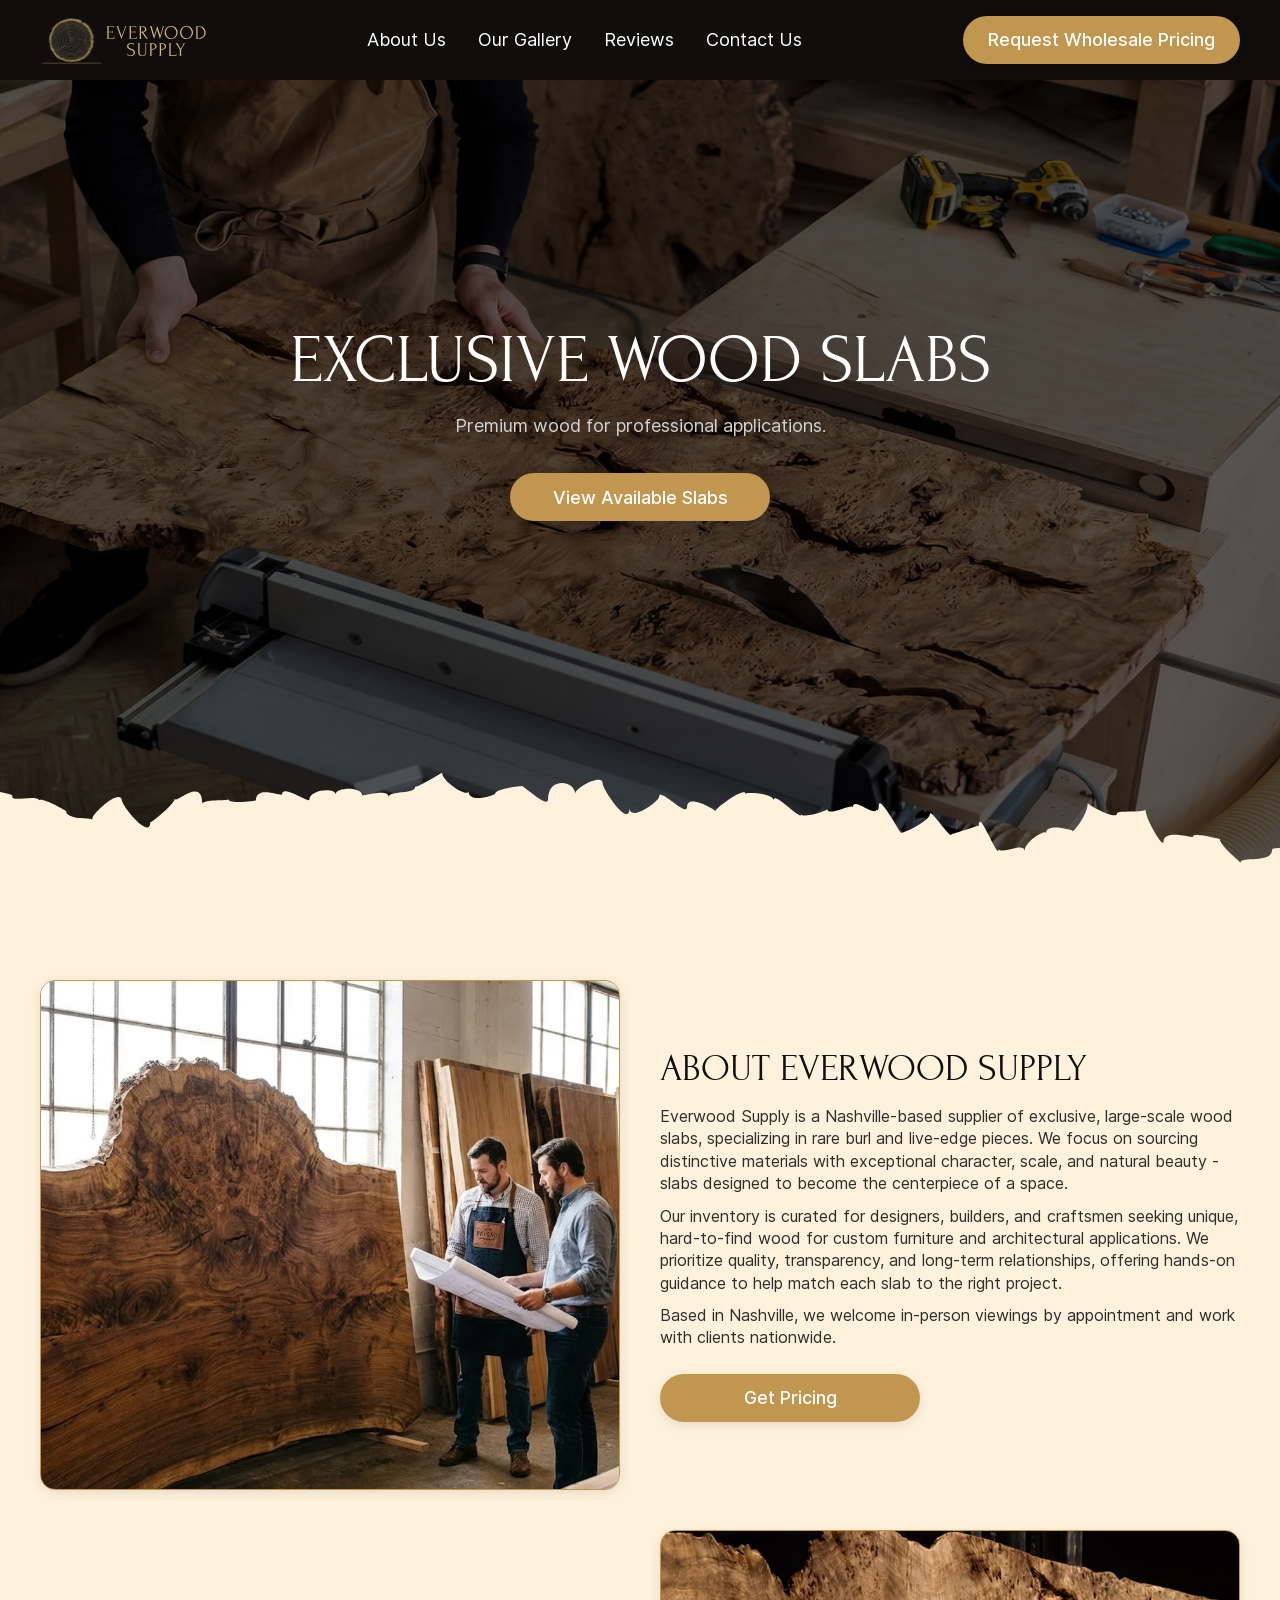
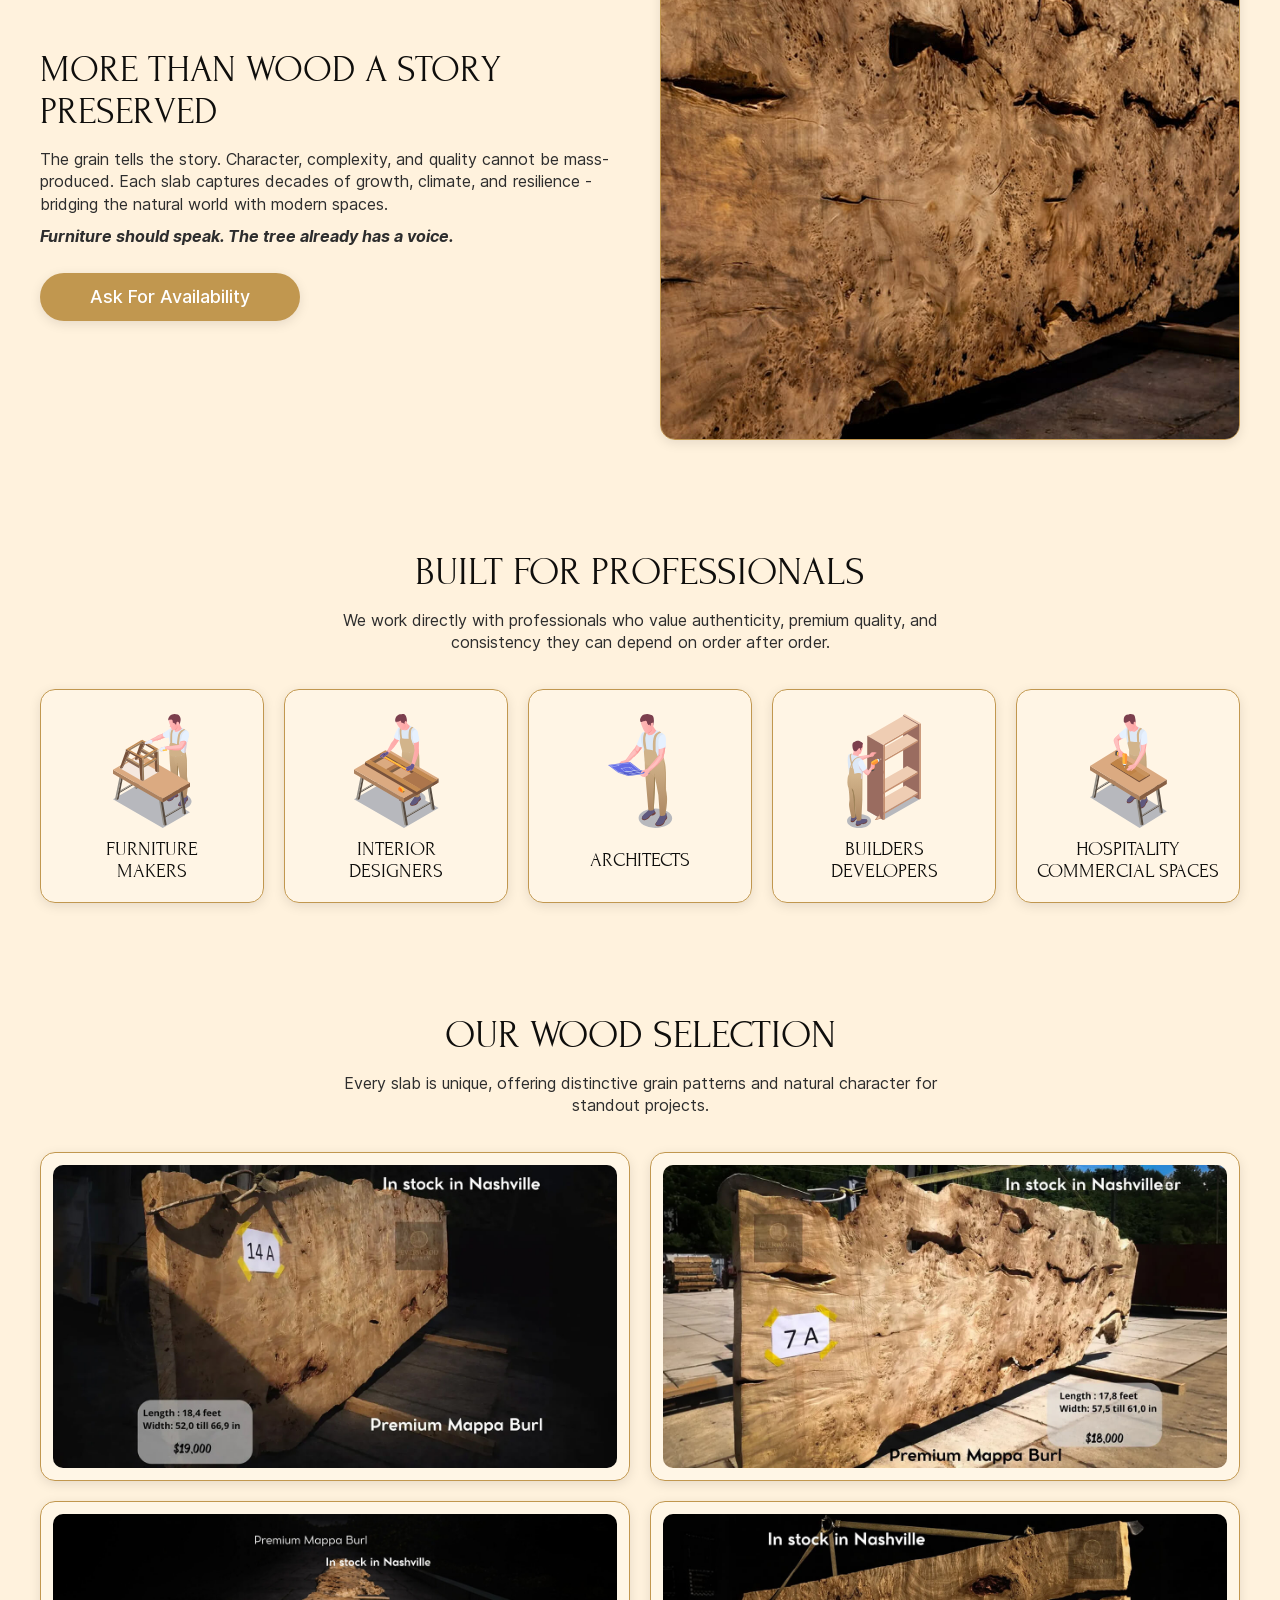
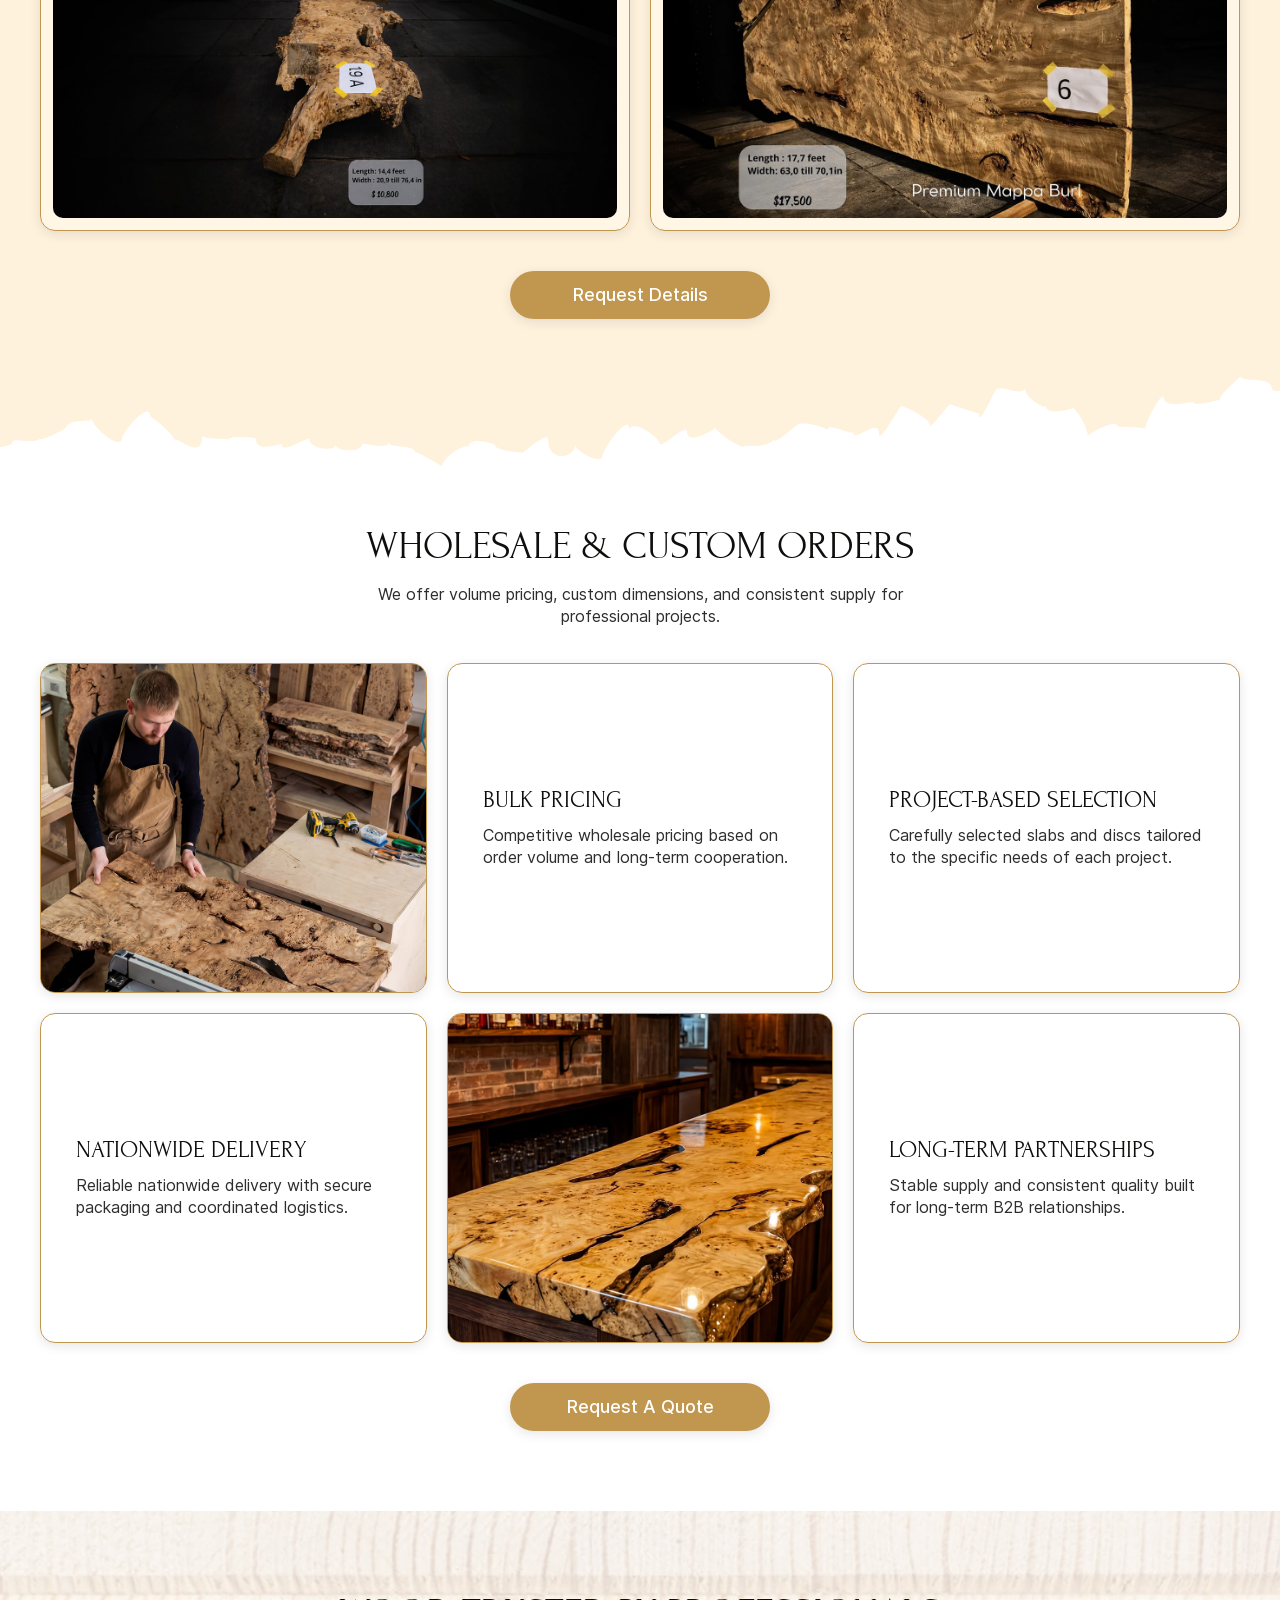
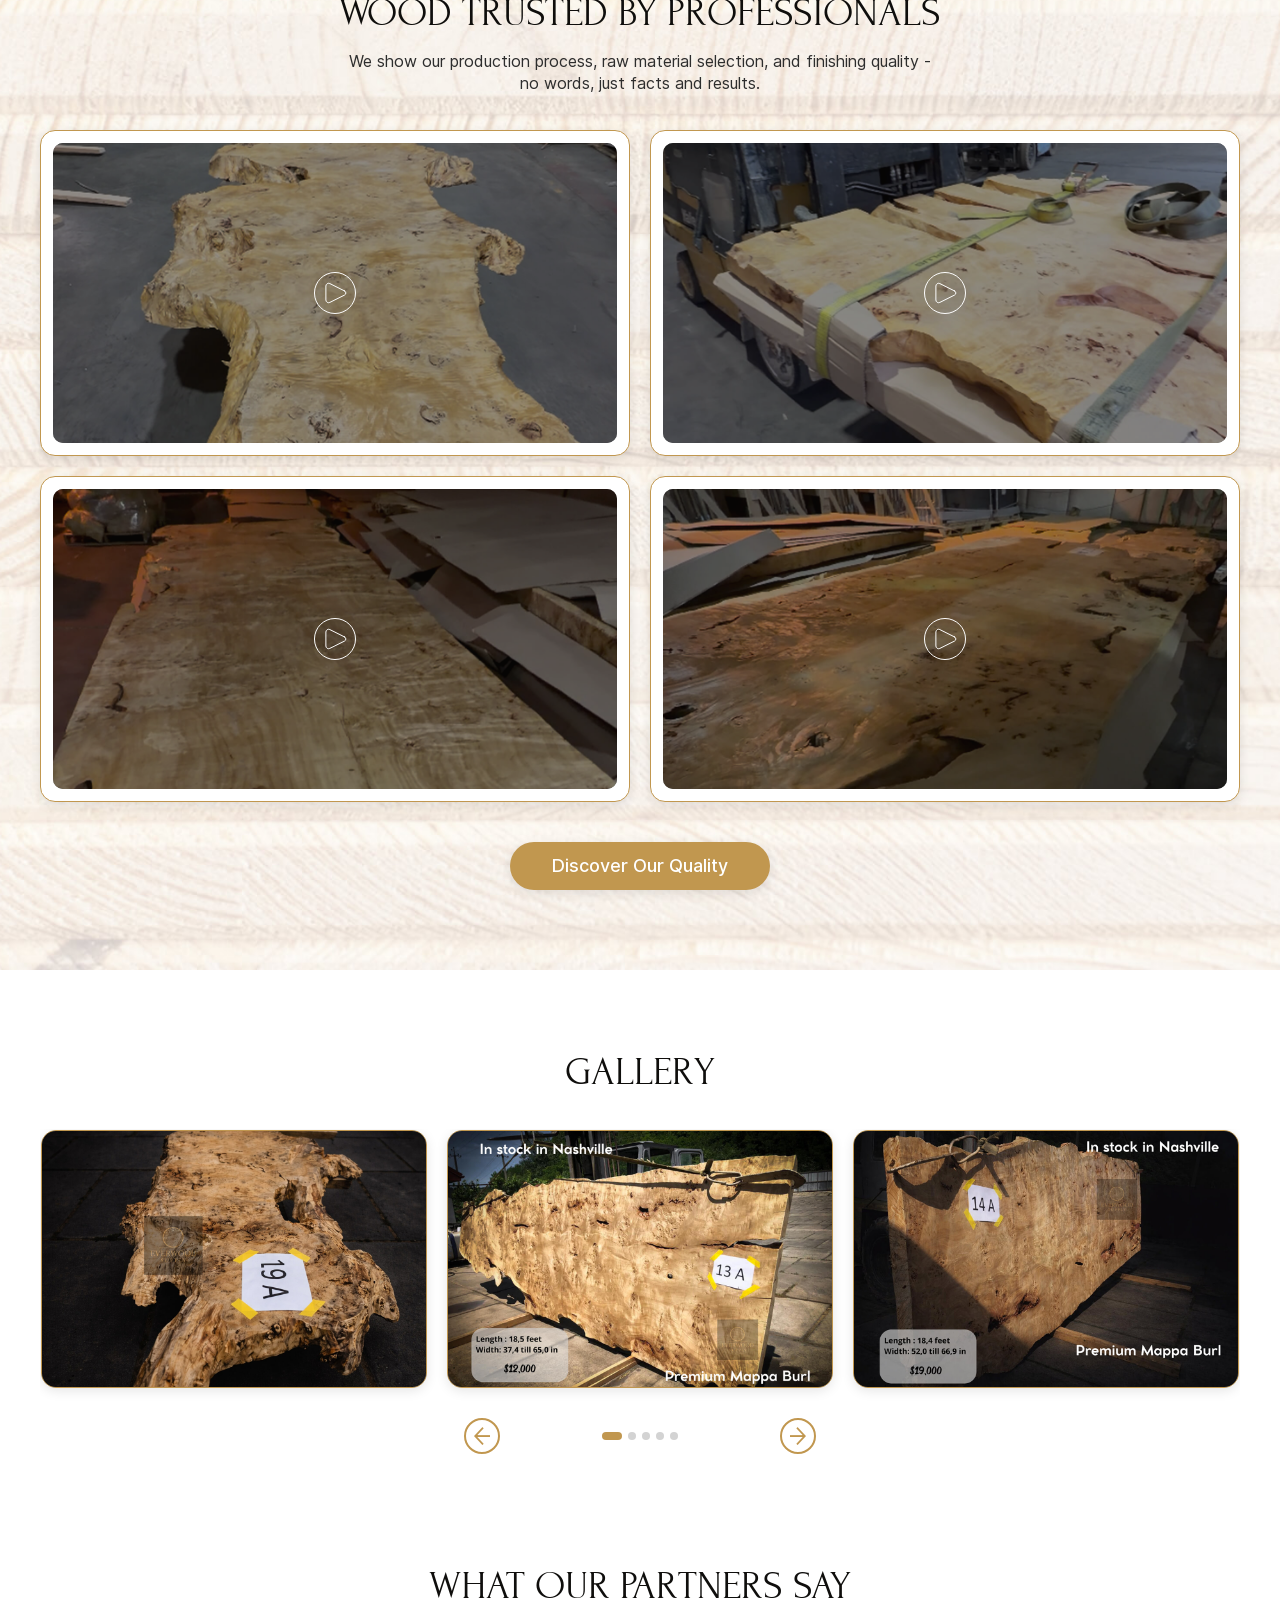
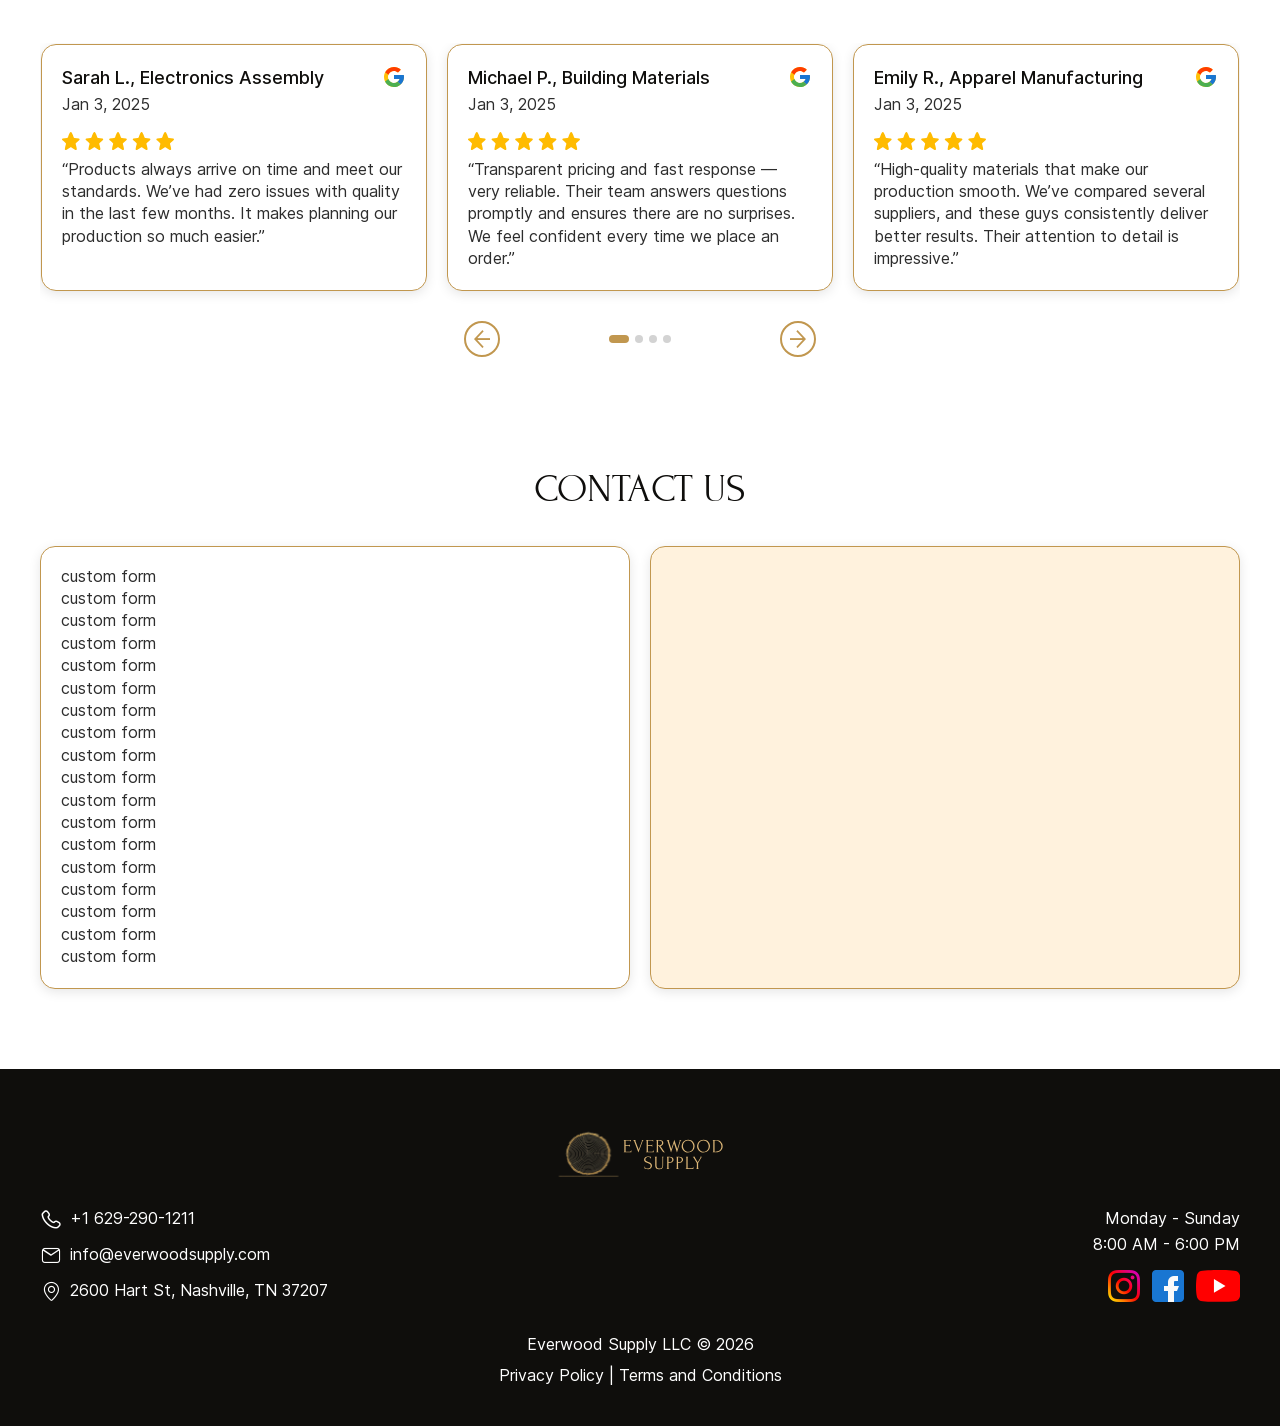
<file: index.html>
<!DOCTYPE html>
<html lang="en">
<head>
	<meta charset="utf-8">
	<meta name='robots' content='noindex, nofollow' />
	<meta name="viewport" content="width=device-width, initial-scale=1, maximum-scale=1">
	<title>Everwood Supply</title>

	<link rel="stylesheet" href="css/fonts.css">
	<link rel="stylesheet" href="css/icons-font.css">
	<link rel="stylesheet" href="css/swiper-bundle.min.css">
	<link rel="stylesheet" href="css/fancybox.css">
	<link rel="stylesheet" href="css/aos.css">
	<link rel="stylesheet" href="css/main.css">
</head>

<body id="home" class="home page">
	<div class="wrapper">
		<header class="header">
			<div class="header__container">
				<a href="#home" class="header__logo logo">
					<img src="img/logo-everwood.svg" alt="logo everwood">
				</a>
				<nav class="header__menu menu">
					<ul class="header__menu-list">
						<li class="menu-item">
							<a href="#about">About us</a>
						</li>
						<li class="menu-item">
							<a href="#gallery">Our gallery</a>
						</li>
						<li class="menu-item">
							<a href="#reviews">Reviews</a>
						</li>
						<li class="menu-item">
							<a href="#contacts">Contact us</a>
						</li>
					</ul>
				</nav>
				<div class="header__buttons">
					<a class="header__btn btn scroll-btn" href="#contacts">
						<span class="btn__text">Request Wholesale Pricing</span>
					</a>
				</div>
				<div class="header__mobile-nav">
					<button class="header__mobile-burger">
						<span class="burger__icon"></span>
					</button>
					<nav class="header__mobile-menu mobile-menu">
						<!--<div class="header__mobile-logo">
							<img src="img/logo-mob-white.svg" alt="logo BPA">
						</div>-->
						<ul class="mobile-menu__list">
							<li class="menu-item">
								<a href="#about">About us</a>
							</li>
							<li class="menu-item">
								<a href="#gallery">Our gallery</a>
							</li>
							<li class="menu-item">
								<a href="#reviews">Reviews</a>
							</li>
							<li class="menu-item">
								<a href="#contacts">Contact us</a>
							</li>
						</ul>
						<div class="header__mobile-buttons">
							<a class="mobile__btn btn scroll-btn" href="#contacts">
								<span class="btn__text">Request Wholesale Pricing</span>
							</a>
						</div>
					</nav>
				</div>
			</div>
		</header>

		<main class="main-content">
			<div class="hero-sect sect">
				<div class="hero__bgs">
					<img class="active" src="img/hero-img-01.jpg" alt="sl 1">
					<img class="" src="img/hero-img-01.jpg" alt="sl 2">
					<img class="" src="img/hero-img-01.jpg" alt="sl 3">
				</div>
				<div class="hero__container">
					<div class="hero__content">
						<h1 class="hero__title" data-aos="fade-up" data-aos-offset="0">Exclusive Wood Slabs</h1>
						<div class="hero__desc" data-aos="fade-up" data-aos-delay="600" data-aos-offset="0">
							<p>Premium wood for professional applications.</p>
						</div>
						<div class="hero__buttons" data-aos="fade-up" data-aos-delay="1200" data-aos-offset="0">
							<a class="hero__btn btn scroll-btn" href="#contacts">
								<span class="btn__text">View Available Slabs</span>
							</a>
						</div>
					</div>
				</div>
				<div class="hero__decor"></div>
			</div>

			<section id="about" class="about-sect sect">
				<div class="about__container">
					<div class="sect-header hidden">
						<h2 class="sheader__title">About us</h2>
					</div>
					<div class="about__cards">
						<div class="about__card">
							<div class="about__card-col col-img">
								<div class="about__card-img">
									<img src="img/about-img-01.jpg" alt="pic">
								</div>
							</div>
							<div class="about__card-col">
								<div class="about__card-info">
									<div class="about__card-title h4">About Everwood Supply</div>
									<div class="about__card-text">
										<p>Everwood Supply is a Nashville-based supplier of exclusive, large-scale wood slabs, specializing in rare burl and live-edge pieces. We focus on sourcing distinctive materials with exceptional character, scale, and natural beauty - slabs designed to become the centerpiece of a space.</p>
										<p>Our inventory is curated for designers, builders, and craftsmen seeking unique, hard-to-find wood for custom furniture and architectural applications. We prioritize quality, transparency, and long-term relationships, offering hands-on guidance to help match each slab to the right project.</p>
										<p>Based in Nashville, we welcome in-person viewings by appointment and work with clients nationwide.</p>
									</div>
									<div class="about__card-buttons">
										<a class="about__card-btn btn scroll-btn" href="#contacts">
											<span class="btn__text">Get Pricing</span>
										</a>
									</div>
								</div>
							</div>
						</div>
						<div class="about__card card-reverse">
							<div class="about__card-col col-img">
								<div class="about__card-img">
									<img src="img/about-img-02.jpg" alt="pic">
								</div>
							</div>
							<div class="about__card-col">
								<div class="about__card-info">
									<div class="about__card-title h4">More than wood a story preserved</div>
									<div class="about__card-text">
										<p>The grain tells the story. Character, complexity, and quality cannot be mass-produced. Each slab captures decades of growth, climate, and resilience - bridging the natural world with modern spaces.</p>
										<p><b><i>Furniture should speak. The tree already has a voice.</i></b></p>
									</div>
									<div class="about__card-buttons">
						    			<a class="about__card-btn btn scroll-btn" href="#contacts">
							    			<span class="btn__text">Ask for Availability</span>
						    			</a>
									</div>
								</div>
							</div>
						</div>
					</div>
				</div>
			</section>

			<section id="built" class="built-sect sect">
				<div class="built__container">
					<div class="sect-header">
						<h2 class="sheader__title">Built for Professionals</h2>
						<div class="sheader__desc">
							<p>We work directly with professionals who value authenticity, premium quality, and consistency they can depend on order after order.</p>
						</div>
					</div>
					<div class="built__carousel built-carousel">
						<div class="swiper-wrapper">
							<div class="swiper-slide">
								<div class="built__card">
									<div class="built__card-icon">
										<img src="img/built-icon-01.svg" alt="icon 1">
									</div>
									<div class="built__card-title h4">Furniture <br>Makers</div>
								</div>
							</div>
							<div class="swiper-slide">
								<div class="built__card">
									<div class="built__card-icon">
										<img src="img/built-icon-02.svg" alt="icon 2">
									</div>
									<div class="built__card-title h4">Interior <br>Designers</div>
								</div>
							</div>
							<div class="swiper-slide">
								<div class="built__card">
									<div class="built__card-icon">
										<img src="img/built-icon-03.svg" alt="icon 3">
									</div>
									<div class="built__card-title h4">Architects</div>
								</div>
							</div>
							<div class="swiper-slide">
								<div class="built__card">
									<div class="built__card-icon">
										<img src="img/built-icon-04.svg" alt="icon 4">
									</div>
									<div class="built__card-title h4">Builders Developers</div>
								</div>
							</div>
							<div class="swiper-slide">
								<div class="built__card">
									<div class="built__card-icon">
										<img src="img/built-icon-05.svg" alt="icon 5">
									</div>
									<div class="built__card-title h4">Hospitality Commercial Spaces</div>
								</div>
							</div>
						</div>
					</div>
				</div>
			</section>

			<section id="selection" class="selection-sect sect">
				<div class="selection__container">
					<div class="sect-header">
						<h2 class="sheader__title">Our Wood Selection</h2>
						<div class="sheader__desc">
							<p>Every slab is unique, offering distinctive grain patterns and natural character for standout projects.</p>
						</div>
					</div>
					<div class="selection__cards">
						<div class="selection__card">
							<a data-fancybox="wood" data-src="img/our-wood-sel-01.jpg" class="selection__card-img">
								<img src="img/our-wood-sel-01.jpg" alt="our wood">
							</a>
						</div>
						<div class="selection__card">
							<a data-fancybox="wood" data-src="img/our-wood-sel-02.jpg" class="selection__card-img">
								<img src="img/our-wood-sel-02.jpg" alt="our wood">
							</a>
						</div>
						<div class="selection__card">
							<a data-fancybox="wood" data-src="img/our-wood-sel-03.jpg" class="selection__card-img">
								<img src="img/our-wood-sel-03.jpg" alt="our wood">
							</a>
						</div>
						<div class="selection__card">
							<a data-fancybox="wood" data-src="img/our-wood-sel-04.jpg" class="selection__card-img">
								<img src="img/our-wood-sel-04.jpg" alt="our wood">
							</a>
						</div>
					</div>
					<div class="sect__buttons">
						<a class="sect__btn btn scroll-btn" href="#contacts">
							<span class="btn__text">Request Details</span>
						</a>
					</div>
				</div>
				<div class="selection__decor"></div>
			</section>

			<section id="wholesale" class="wholesale-sect sect">
				<div class="wholesale__container">
					<div class="sect-header">
						<h2 class="sheader__title">Wholesale & Custom Orders</h2>
						<div class="sheader__desc">
							<p>We offer volume pricing, custom dimensions, and consistent supply for professional projects.</p>
						</div>
					</div>
					<div class="wholesale__cards">
						<div class="wholesale__card">
							<div class="wholesale__card-img">
								<img src="img/wholesale-01.jpg" alt="img">
							</div>
						</div>
						<div class="wholesale__card wcard--text">
							<div class="wholesale__card-info">
								<div class="wholesale__card-title h4">Bulk pricing</div>
								<div class="wholesale__card-text">
									<p>Competitive wholesale pricing based on order volume and long-term cooperation.</p>
								</div>
							</div>
						</div>
						<div class="wholesale__card wcard--text">
							<div class="wholesale__card-info">
								<div class="wholesale__card-title h4">Project-based selection</div>
								<div class="wholesale__card-text">
									<p>Carefully selected slabs and discs tailored to the specific needs of each project.</p>
								</div>
							</div>
						</div>
						<div class="wholesale__card wcard--text">
							<div class="wholesale__card-info">
								<div class="wholesale__card-title h4">Nationwide delivery</div>
								<div class="wholesale__card-text">
									<p>Reliable nationwide delivery with secure packaging and coordinated logistics.</p>
								</div>
							</div>
						</div>
						<div class="wholesale__card">
							<div class="wholesale__card-img">
								<img src="img/wholesale-02.jpg" alt="img">
							</div>
						</div>
						<div class="wholesale__card wcard--text">
							<div class="wholesale__card-info">
								<div class="wholesale__card-title h4">Long-term partnerships</div>
								<div class="wholesale__card-text">
									<p>Stable supply and consistent quality built for long-term B2B relationships.</p>
								</div>
							</div>
						</div>
					</div>
					<div class="sect__buttons">
						<a class="sect__btn btn scroll-btn" href="#contacts">
							<span class="btn__text">Request a Quote</span>
						</a>
					</div>
				</div>
			</section>

			<section id="trust" class="trust-sect sect">
				<div class="trust__container">
					<div class="sect-header">
						<h2 class="sheader__title">Wood Trusted by Professionals</h2>
						<div class="sheader__desc">
							<p>We show our production process, raw material selection, and finishing quality - no words, just facts and results.</p>
						</div>
					</div>
					<div class="trust__carousel">
						<div class="swiper-wrapper">
							<div class="swiper-slide">
								<div class="trust__card">
									<a data-fancybox="reviews" data-src="https://youtube.com/shorts/uAHV7afhvY8" class="trust__card-video">
										<img src="img/video-poster-01.jpg" alt="video poster">
										<span class="video-play">
											<img src="img/ic_play_white.svg" alt="play icon">
										</span>
									</a>
								</div>
							</div>
							<div class="swiper-slide">
								<div class="trust__card">
									<a data-fancybox="reviews" data-src="https://youtube.com/shorts/nABsXqAy3fQ" class="trust__card-video">
										<img src="img/video-poster-02.jpg" alt="video poster">
										<span class="video-play">
											<img src="img/ic_play_white.svg" alt="play icon">
										</span>
									</a>
								</div>
							</div>
							<div class="swiper-slide">
								<div class="trust__card">
									<a data-fancybox="reviews" data-src="https://youtube.com/shorts/VUQIx5Mx_Kk" class="trust__card-video">
										<img src="img/video-poster-03.jpg" alt="video poster">
										<span class="video-play">
											<img src="img/ic_play_white.svg" alt="play icon">
										</span>
									</a>
								</div>
							</div>
							<div class="swiper-slide">
								<div class="trust__card">
									<a data-fancybox="reviews" data-src="https://youtube.com/shorts/VUQIx5Mx_Kk" class="trust__card-video">
										<img src="img/video-poster-04.jpg" alt="video poster">
										<span class="video-play">
											<img src="img/ic_play_white.svg" alt="play icon">
										</span>
									</a>
								</div>
							</div>
						</div>
						<div class="carousel__navigation trust--navi">
							<div class="carousel__btn-prev trust--navi-prev">
								<span class="_icon-arrow-left-b"></span>
							</div>
							<div class="carousel__pagination trust--pagi"></div>
							<div class="carousel__btn-next trust--navi-next">
								<span class="_icon-arrow-right-b"></span>
							</div>
						</div>
					</div>
					<div class="sect__buttons">
						<a class="sect__btn btn scroll-btn" href="#contacts">
							<span class="btn__text">Discover Our Quality</span>
						</a>
					</div>
				</div>
			</section>

			<section id="gallery" class="gallery-sect sect">
				<div class="gallery__container">
					<div class="sect-header">
						<h2 class="sheader__title">Gallery</h2>
						<!-- <div class="sheader__desc">
							<p>...</p>
						</div>-->
					</div>
					<div class="gallery__carousel">
						<div class="swiper-wrapper">
							<div class="swiper-slide">
								<a data-fancybox="gall" data-src="img/gall-img-01.jpg" class="gallery__card">
									<img src="img/gall-img-01.jpg" alt="gallery image 1">
								</a>
							</div>
							<div class="swiper-slide">
								<a data-fancybox="gall" data-src="img/gall-img-02.jpg" class="gallery__card">
									<img src="img/gall-img-02.jpg" alt="gallery image 2">
								</a>
							</div>
							<div class="swiper-slide">
								<a data-fancybox="gall" data-src="img/gall-img-03.jpg" class="gallery__card">
									<img src="img/gall-img-03.jpg" alt="gallery image 3">
								</a>
							</div>
							<div class="swiper-slide">
								<a data-fancybox="gall" data-src="img/gall-img-04.jpg" class="gallery__card">
									<img src="img/gall-img-04.jpg" alt="gallery image 4">
								</a>
							</div>
							<div class="swiper-slide">
								<a data-fancybox="gall" data-src="img/gall-img-05.jpg" class="gallery__card">
									<img src="img/gall-img-05.jpg" alt="gallery image 5">
								</a>
							</div>
						</div>
						<div class="carousel__navigation gallery--navi">
							<div class="carousel__btn-prev gallery--navi-prev">
								<span class="_icon-arrow-left-b"></span>
							</div>
							<div class="carousel__pagination gallery--pagi"></div>
							<div class="carousel__btn-next gallery--navi-next">
								<span class="_icon-arrow-right-b"></span>
							</div>
						</div>
					</div>
				</div>
			</section>
			
			<section id="reviews" class="reviews-sect sect">
				<div class="reviews__container">
					<div class="sect-header">
						<h2 class="sheader__title">What our partners say</h2>
						<!-- <div class="sheader__desc">
							<p>...</p>
						</div>-->
					</div>
					<div class="reviews__carousel">
						<div class="swiper-wrapper">
							<div class="swiper-slide">
								<div class="reviews__card">
									<div class="reviews__card-header">
										<div class="reviews__card-head">
											<div class="reviews__card-name">Sarah L., Electronics Assembly</div>
											<div class="reviews__card-date">Jan 3, 2025</div>
										</div>
										<div class="reviews__card-icon">
											<img src="img/ic_google.svg" alt="google icon">
										</div>
									</div>
									<div class="reviews__card-rating">
										<img src="img/ic_stars.svg" alt="5 stars">
									</div>
									<div class="reviews__card-body">
										<p>
											“Products always arrive on time and meet our standards. We’ve had zero issues with quality in the last few months. It makes planning our production so much easier.”
										</p>
									</div>
								</div>
							</div>
							<div class="swiper-slide">
								<div class="reviews__card">
									<div class="reviews__card-header">
										<div class="reviews__card-head">
											<div class="reviews__card-name">Michael P., Building Materials</div>
											<div class="reviews__card-date">Jan 3, 2025</div>
										</div>
										<div class="reviews__card-icon">
											<img src="img/ic_google.svg" alt="google icon">
										</div>
									</div>
									<div class="reviews__card-rating">
										<img src="img/ic_stars.svg" alt="5 stars">
									</div>
									<div class="reviews__card-body">
										<p>
											“Transparent pricing and fast response — very reliable. Their team answers questions promptly and ensures there are no surprises. We feel confident every time we place an order.”
										</p>
									</div>
								</div>
							</div>
							<div class="swiper-slide">
								<div class="reviews__card">
									<div class="reviews__card-header">
										<div class="reviews__card-head">
											<div class="reviews__card-name">Emily R., Apparel Manufacturing</div>
											<div class="reviews__card-date">Jan 3, 2025</div>
										</div>
										<div class="reviews__card-icon">
											<img src="img/ic_google.svg" alt="google icon">
										</div>
									</div>
									<div class="reviews__card-rating">
										<img src="img/ic_stars.svg" alt="5 stars">
									</div>
									<div class="reviews__card-body">
										<p>
											“High-quality materials that make our production smooth. We’ve compared several suppliers, and these guys consistently deliver better results. Their attention to detail is impressive.”
										</p>
									</div>
								</div>
							</div>
							<div class="swiper-slide">
								<div class="reviews__card">
									<div class="reviews__card-header">
										<div class="reviews__card-head">
											<div class="reviews__card-name">Sarah L., Electronics Assembly</div>
											<div class="reviews__card-date">Jan 3, 2025</div>
										</div>
										<div class="reviews__card-icon">
											<img src="img/ic_google.svg" alt="google icon">
										</div>
									</div>
									<div class="reviews__card-rating">
										<img src="img/ic_stars.svg" alt="5 stars">
									</div>
									<div class="reviews__card-body">
										<p>
											“Products always arrive on time and meet our standards. We’ve had zero issues with quality in the last few months. It makes planning our production so much easier.”
										</p>
									</div>
								</div>
							</div>
						</div>
						<div class="carousel__navigation reviews--navi">
							<div class="carousel__btn-prev reviews--navi-prev">
								<span class="_icon-arrow-left-b"></span>
							</div>
							<div class="carousel__pagination reviews--pagi"></div>
							<div class="carousel__btn-next reviews--navi-next">
								<span class="_icon-arrow-right-b"></span>
							</div>
						</div>
					</div>
				</div>
			</section>

			<section id="contacts" class="contacts-sect sect">
				<div class="contacts__container">
					<div class="sect-header">
						<h2 class="sheader__title">Contact us</h2>
						<!-- <div class="sheader__desc">
							<p>...</p>
						</div> -->
					</div>
					<div class="contacts__content">
						<div class="contacts__col">
							<div class="contacts__form-wrap">
								custom form<br>
								custom form<br>
								custom form<br>
								custom form<br>
								custom form<br>
								custom form<br>
								custom form<br>
								custom form<br>
								custom form<br>
								custom form<br>
								custom form<br>
								custom form<br>
								custom form<br>
								custom form<br>
								custom form<br>
								custom form<br>
								custom form<br>
								custom form<br>
							</div>
						</div>
						<div class="contacts__col">
							<div class="contacts__map">
								<iframe src="https://www.google.com/maps/embed?pb=!1m18!1m12!1m3!1d190236.78293030584!2d-87.78343662678274!3d41.840145767346804!2m3!1f0!2f0!3f0!3m2!1i1024!2i768!4f13.1!3m3!1m2!1s0x880e2c3cd0f4cbed%3A0xafe0a6ad09c0c000!2z0KfQuNC60LDSkdC-LCDQhtC70LvRltC90L7QudGBLCDQodC_0L7Qu9GD0YfQtdC90ZYg0KjRgtCw0YLQuCDQkNC80LXRgNC40LrQuA!5e0!3m2!1suk!2sua!4v1758967670423!5m2!1suk!2sua" style="width:100%;height:100%;border:0;" allowfullscreen="" loading="lazy" referrerpolicy="no-referrer-when-downgrade"></iframe>
							</div>
						</div>
					</div>
				</div>
			</section>
		</main>

		<footer class="footer">
			<div class="footer__container">
				<div class="footer__top">
					<div class="footer__logo">
						<img src="img/logo-everwood.svg" alt="logo everwood">
					</div>
				</div>
				<div class="footer__middle">
					<div class="footer__middle-left">
						<ul class="conts-list">
							<li><span class="_icon-phone"></span><a href="tel:+16292901211">+1 629-290-1211</a></li>
							<li><span class="_icon-email"></span><a href="mailto:info@everwoodsupply.com">info@everwoodsupply.com</a></li>
							<li><span class="_icon-locstion"></span>2600 Hart St, Nashville, TN 37207</li>
						</ul>
					</div>
					<div class="footer__middle-right">
						<div class="footer__wtime">
							<p>Monday - Sunday</p>
							<p>8:00 AM - 6:00 PM</p>
						</div>
						<ul class="soc-list">
							<li class="ins"><a href="#" target="_blank">instagram</a></li>
							<li class="fb"><a href="#" target="_blank">facebook</a></li>
							<li class="yt"><a href="#" target="_blank">youtybe</a></li>
						</ul>
					</div>
				</div>
				<div class="footer__bottom">
					<div class="footer__copy">
					    <p>Everwood Supply LLC © 2026</p>
					    <p><a href="#">Privacy Policy</a> | <a href="#">Terms and Conditions</a></p>
					</div>
				</div>
			</div>

			<div id="scr_top" class="scroll-top">
				<span class="_icon-arrow-top-b"></span>
			</div>
		</footer>
	</div>
	
	<div class="hidden"></div>

	<script src="js/jquery-3.7.1.min.js"></script>
	<script src="js/swiper-bundle.min.js"></script>
	<script src="js/fancybox.umd.js"></script>
	<script src="js/aos.js"></script>
	<script src="js/common.js"></script>	
</body>
</html>
</file>
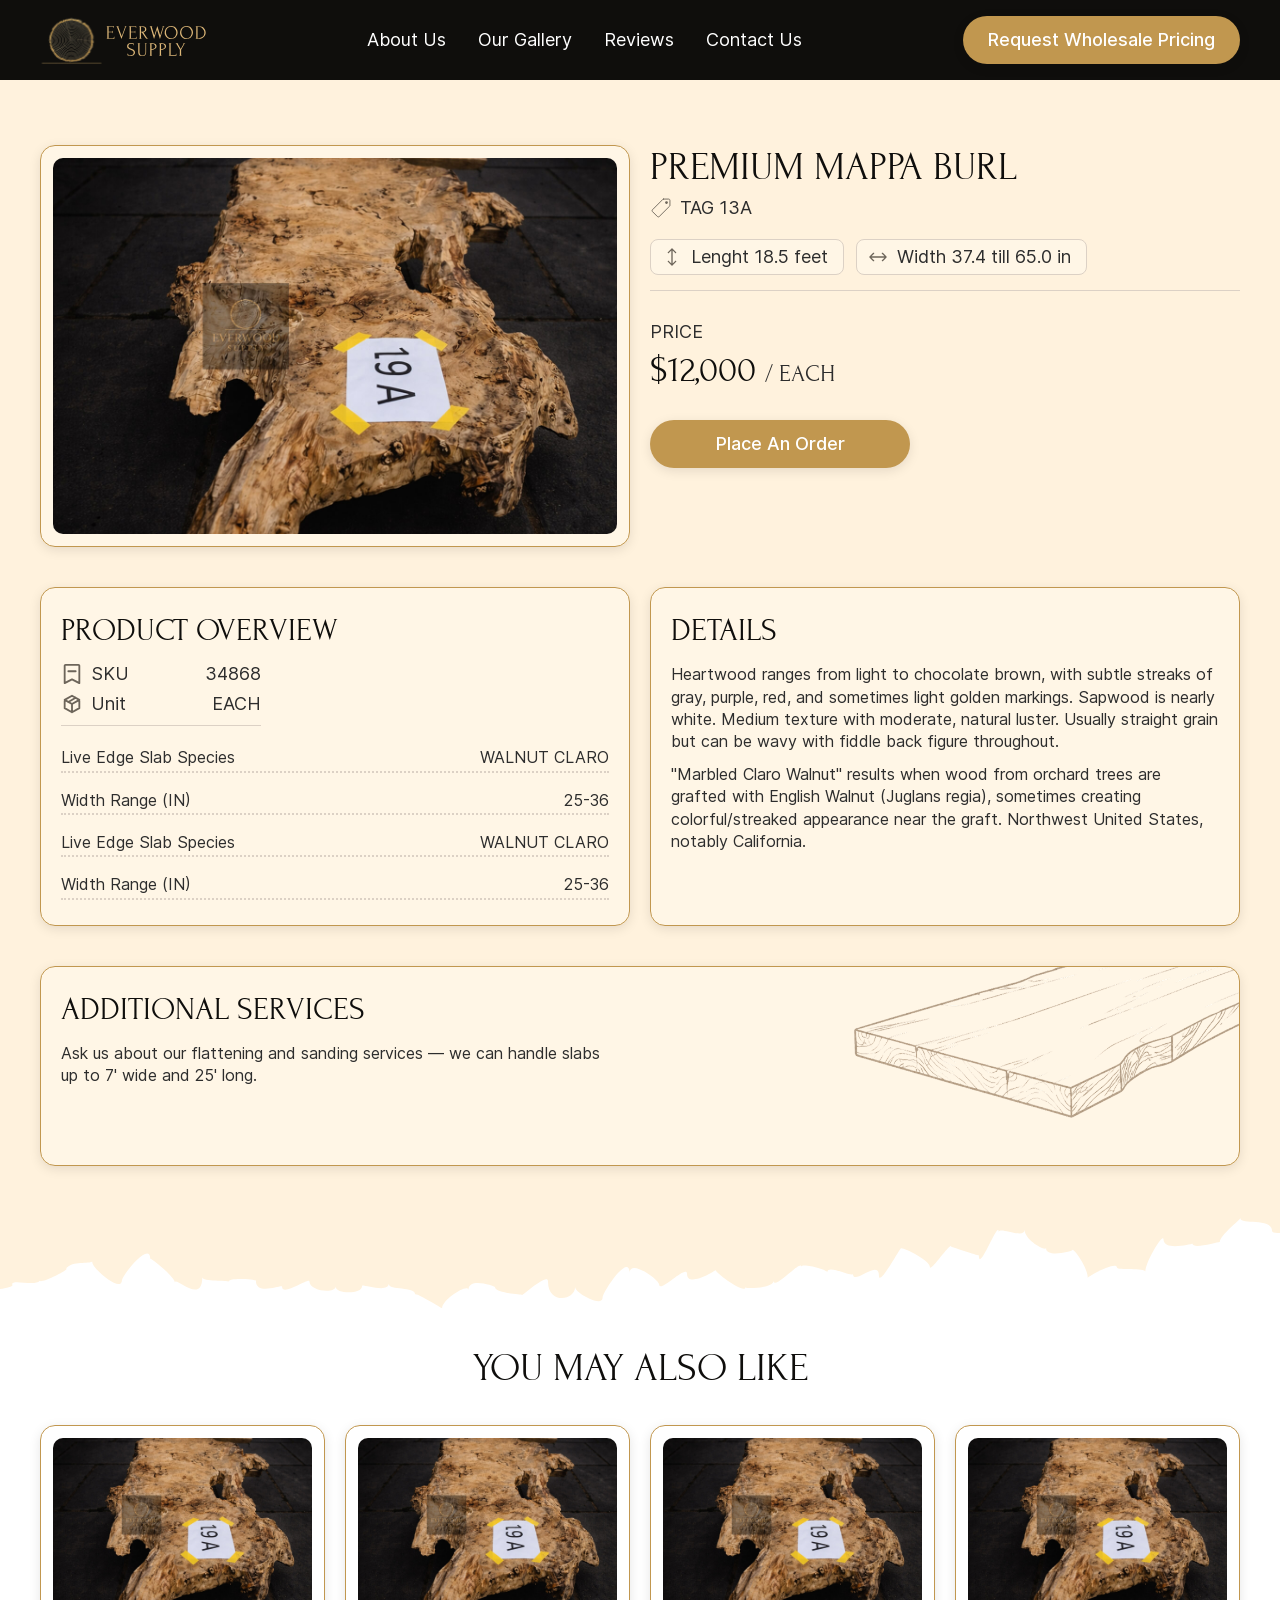
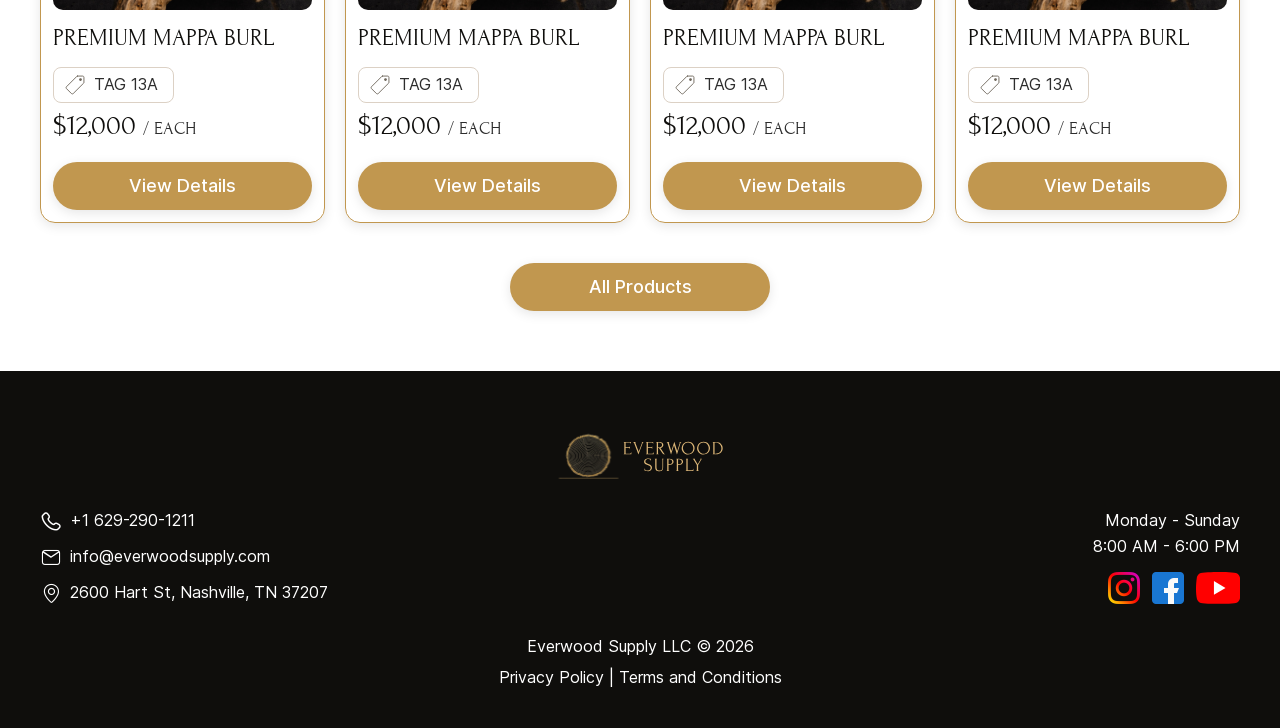
<file: page-product.html>
<!DOCTYPE html>
<html lang="en">
<head>
	<meta charset="utf-8">
	<meta name='robots' content='noindex, nofollow' />
	<meta name="viewport" content="width=device-width, initial-scale=1, maximum-scale=1">
	<title>Product - Everwood Supply</title>

	<link rel="stylesheet" href="css/fonts.css">
	<link rel="stylesheet" href="css/icons-font.css">
	<link rel="stylesheet" href="css/swiper-bundle.min.css">
	<link rel="stylesheet" href="css/fancybox.css">
	<link rel="stylesheet" href="css/aos.css">
	<link rel="stylesheet" href="css/main.css">
</head>

<body id="home" class="page single-our_products">
	<div class="wrapper">
		<header class="header">
			<div class="header__container">
				<a href="#home" class="header__logo logo">
					<img src="img/logo-everwood.svg" alt="logo everwood">
				</a>
				<nav class="header__menu menu">
					<ul class="header__menu-list">
						<li class="menu-item">
							<a href="#about">About us</a>
						</li>
						<li class="menu-item">
							<a href="#gallery">Our gallery</a>
						</li>
						<li class="menu-item">
							<a href="#reviews">Reviews</a>
						</li>
						<li class="menu-item">
							<a href="#contacts">Contact us</a>
						</li>
					</ul>
				</nav>
				<div class="header__buttons">
					<a class="header__btn btn scroll-btn" href="#contacts">
						<span class="btn__text">Request Wholesale Pricing</span>
					</a>
				</div>
				<div class="header__mobile-nav">
					<button class="header__mobile-burger">
						<span class="burger__icon"></span>
					</button>
					<nav class="header__mobile-menu mobile-menu">
						<!--<div class="header__mobile-logo">
							<img src="img/logo-mob-white.svg" alt="logo BPA">
						</div>-->
						<ul class="mobile-menu__list">
							<li class="menu-item">
								<a href="#about">About us</a>
							</li>
							<li class="menu-item">
								<a href="#gallery">Our gallery</a>
							</li>
							<li class="menu-item">
								<a href="#reviews">Reviews</a>
							</li>
							<li class="menu-item">
								<a href="#contacts">Contact us</a>
							</li>
						</ul>
						<div class="header__mobile-buttons">
							<a class="mobile__btn btn scroll-btn" href="#contacts">
								<span class="btn__text">Request Wholesale Pricing</span>
							</a>
						</div>
					</nav>
				</div>
			</div>
		</header>

		<main class="main-content">
			<div class="singleprod-sect sect">
				<div class="singleprod__container">
					<div class="singleprod__content">
						<div class="singleprod__img-wrap">
							<a class="singleprod__img" data-fancybox="prod-img" data-src="img/gall-img-01.jpg">
								<img src="img/gall-img-01.jpg" alt="product title">
							</a>
						</div>
						<div class="singleprod__info">
							<h1 class="singleprod__title">Premium Mappa Burl</h1>
							<div class="singleprod__tag">Tag 13A</div>
							<div class="singleprod__sizes">
								<div class="singleprod__size s-lenght">Lenght 18.5 feet</div>
								<div class="singleprod__size s-width">Width 37.4 till 65.0 in</div>
							</div>
							<div class="singleprod__price-wrap">
								<div class="singleprod__price-text">Price</div>
								<div class="singleprod__price h4">$12,000 <span>/ each</span></div>
							</div>
							<div class="singleprod__order">
								<a id="order_btn" class="singleprod__btn btn" data-fancybox data-src="#order__popup">
									<span class="btn__text">Place an order</span>
								</a>
							</div>
							<div class="singleprod__popup hidden">
								<div id="order__popup" class="order-popup">
									FORM <!-- form shortcode-->
								</div>
							</div>
						</div>
					</div>
					<div class="singleprod__addition">
						<div class="singleprod__overview">
							<div class="singleprod__subtitle h3">Product Overview</div>
							<div class="singleprod__overview-top">
								<div class="singleprod__overview-line">
									<div class="singleprod__overview-ttl ic-sku">SKU</div>
									<div class="singleprod__overview-desc">34868</div>
								</div>
								<div class="singleprod__overview-line">
									<div class="singleprod__overview-ttl ic-unit">Unit</div>
									<div class="singleprod__overview-desc">EACH</div>
								</div>
							</div>
							<div class="singleprod__overview-table">
								<div class="singleprod__overview-row">
									<div class="singleprod__overview-col">Live Edge Slab Species</div>
									<div class="singleprod__overview-col">WALNUT CLARO</div>
								</div>
								<div class="singleprod__overview-row">
									<div class="singleprod__overview-col">Width Range (IN)</div>
									<div class="singleprod__overview-col">25-36</div>
								</div>
								<div class="singleprod__overview-row">
									<div class="singleprod__overview-col">Live Edge Slab Species</div>
									<div class="singleprod__overview-col">WALNUT CLARO</div>
								</div>
								<div class="singleprod__overview-row">
									<div class="singleprod__overview-col">Width Range (IN)</div>
									<div class="singleprod__overview-col">25-36</div>
								</div>
							</div>
						</div>
						<div class="singleprod__details">
							<div class="singleprod__subtitle h3">Details</div>
							<div class="singleprod__details-text">
								<p>Heartwood ranges from light to chocolate brown, with subtle streaks of gray, purple, red, and sometimes light golden markings. Sapwood is nearly white. Medium texture with moderate, natural luster. Usually straight grain but can be wavy with fiddle back figure throughout.</p>
								<p>"Marbled Claro Walnut" results when wood from orchard trees are grafted with English Walnut (Juglans regia), sometimes creating colorful/streaked appearance near the graft. Northwest United States, notably California.</p>
							</div>
						</div>
					</div>
					<div class="singleprod__bottom">
						<div class="singleprod__service">
							<div class="singleprod__subtitle h3">Additional Services</div>
							<div class="singleprod__service-text">
								<p>Ask us about our flattening and sanding services — we can handle slabs up to 7' wide and 25' long.</p>
							</div>
						</div>
					</div>
				</div>
				<div class="selection__decor"></div>
			</div>

			<section class="similar-sect sect">
				<div class="similar__container">
					<div class="sect-header">
						<h2 class="sheader__title">You may also like</h2>
						<!--<div class="sheader__desc">
							<p>We work directly with professionals who value authenticity, premium quality, and consistency they can depend on order after order.</p>
						</div>-->
					</div>
					<div class="similar__cards products-grid">
						<div class="similar__card product-card">
							<a class="product-card__img" href="#">
								<img src="img/gall-img-01.jpg" alt="protuct title">
							</a>
							<div class="product-card__title h4">Premium Mappa Burl</div>
							<div class="product-card__info">
								<div class="product-card__tag">Tag 13A</div>
								<div class="product-card__price h4">$12,000 <span>/ each</span></div>
							</div>
							<a class="product-card__btn btn" href="#">
								<span class="btn__text">View Details</span>
							</a>
						</div>
						<div class="similar__card product-card">
							<a class="product-card__img" href="#">
								<img src="img/gall-img-01.jpg" alt="protuct title">
							</a>
							<div class="product-card__title h4">Premium Mappa Burl</div>
							<div class="product-card__info">
								<div class="product-card__tag">Tag 13A</div>
								<div class="product-card__price h4">$12,000 <span>/ each</span></div>
							</div>
							<a class="product-card__btn btn" href="#">
								<span class="btn__text">View Details</span>
							</a>
						</div>
						<div class="similar__card product-card">
							<a class="product-card__img" href="#">
								<img src="img/gall-img-01.jpg" alt="protuct title">
							</a>
							<div class="product-card__title h4">Premium Mappa Burl</div>
							<div class="product-card__info">
								<div class="product-card__tag">Tag 13A</div>
								<div class="product-card__price h4">$12,000 <span>/ each</span></div>
							</div>
							<a class="product-card__btn btn" href="#">
								<span class="btn__text">View Details</span>
							</a>
						</div>
						<div class="similar__card product-card">
							<a class="product-card__img" href="#">
								<img src="img/gall-img-01.jpg" alt="protuct title">
							</a>
							<div class="product-card__title h4">Premium Mappa Burl</div>
							<div class="product-card__info">
								<div class="product-card__tag">Tag 13A</div>
								<div class="product-card__price h4">$12,000 <span>/ each</span></div>
							</div>
							<a class="product-card__btn btn" href="#">
								<span class="btn__text">View Details</span>
							</a>
						</div>
					</div>
					<div class="sect__buttons">
						<a class="sect__btn btn" href="#">
							<span class="btn__text">All products</span>
						</a>
					</div>
				</div>
			</section>
		</main>

		<footer class="footer">
			<div class="footer__container">
				<div class="footer__top">
					<div class="footer__logo">
						<img src="img/logo-everwood.svg" alt="logo everwood">
					</div>
				</div>
				<div class="footer__middle">
					<div class="footer__middle-left">
						<ul class="conts-list">
							<li><span class="_icon-phone"></span><a href="tel:+16292901211">+1 629-290-1211</a></li>
							<li><span class="_icon-email"></span><a href="mailto:info@everwoodsupply.com">info@everwoodsupply.com</a></li>
							<li><span class="_icon-locstion"></span>2600 Hart St, Nashville, TN 37207</li>
						</ul>
					</div>
					<div class="footer__middle-right">
						<div class="footer__wtime">
							<p>Monday - Sunday</p>
							<p>8:00 AM - 6:00 PM</p>
						</div>
						<ul class="soc-list">
							<li class="ins"><a href="#" target="_blank">instagram</a></li>
							<li class="fb"><a href="#" target="_blank">facebook</a></li>
							<li class="yt"><a href="#" target="_blank">youtybe</a></li>
						</ul>
					</div>
				</div>
				<div class="footer__bottom">
					<div class="footer__copy">
					    <p>Everwood Supply LLC © 2026</p>
					    <p><a href="#">Privacy Policy</a> | <a href="#">Terms and Conditions</a></p>
					</div>
				</div>
			</div>

			<div id="scr_top" class="scroll-top">
				<span class="_icon-arrow-top-b"></span>
			</div>
		</footer>
	</div>
	
	<div class="hidden"></div>

	<script src="js/jquery-3.7.1.min.js"></script>
	<script src="js/swiper-bundle.min.js"></script>
	<script src="js/fancybox.umd.js"></script>
	<script src="js/aos.js"></script>
	<script src="js/common.js"></script>	
</body>
</html>
</file>
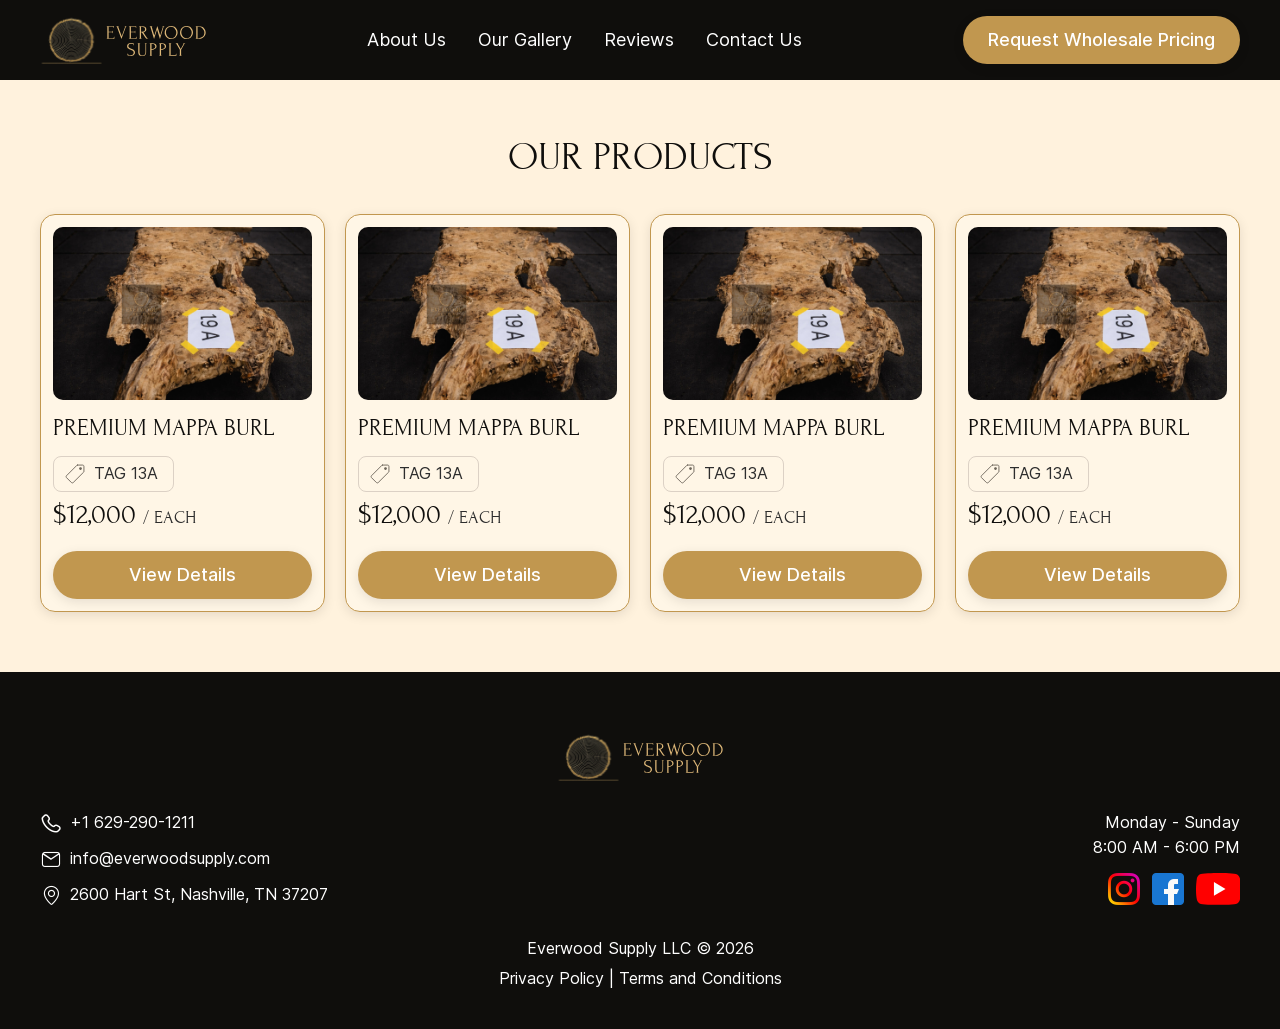
<file: page-products.html>
<!DOCTYPE html>
<html lang="en">
<head>
	<meta charset="utf-8">
	<meta name='robots' content='noindex, nofollow' />
	<meta name="viewport" content="width=device-width, initial-scale=1, maximum-scale=1">
	<title>Products - Everwood Supply</title>

	<link rel="stylesheet" href="css/fonts.css">
	<link rel="stylesheet" href="css/icons-font.css">
	<link rel="stylesheet" href="css/swiper-bundle.min.css">
	<link rel="stylesheet" href="css/fancybox.css">
	<link rel="stylesheet" href="css/aos.css">
	<link rel="stylesheet" href="css/main.css">
</head>

<body id="home" class="page page-template-page-products">
	<div class="wrapper">
		<header class="header">
			<div class="header__container">
				<a href="#home" class="header__logo logo">
					<img src="img/logo-everwood.svg" alt="logo everwood">
				</a>
				<nav class="header__menu menu">
					<ul class="header__menu-list">
						<li class="menu-item">
							<a href="#about">About us</a>
						</li>
						<li class="menu-item">
							<a href="#gallery">Our gallery</a>
						</li>
						<li class="menu-item">
							<a href="#reviews">Reviews</a>
						</li>
						<li class="menu-item">
							<a href="#contacts">Contact us</a>
						</li>
					</ul>
				</nav>
				<div class="header__buttons">
					<a class="header__btn btn scroll-btn" href="#contacts">
						<span class="btn__text">Request Wholesale Pricing</span>
					</a>
				</div>
				<div class="header__mobile-nav">
					<button class="header__mobile-burger">
						<span class="burger__icon"></span>
					</button>
					<nav class="header__mobile-menu mobile-menu">
						<!--<div class="header__mobile-logo">
							<img src="img/logo-mob-white.svg" alt="logo BPA">
						</div>-->
						<ul class="mobile-menu__list">
							<li class="menu-item">
								<a href="#about">About us</a>
							</li>
							<li class="menu-item">
								<a href="#gallery">Our gallery</a>
							</li>
							<li class="menu-item">
								<a href="#reviews">Reviews</a>
							</li>
							<li class="menu-item">
								<a href="#contacts">Contact us</a>
							</li>
						</ul>
						<div class="header__mobile-buttons">
							<a class="mobile__btn btn scroll-btn" href="#contacts">
								<span class="btn__text">Request Wholesale Pricing</span>
							</a>
						</div>
					</nav>
				</div>
			</div>
		</header>

		<main class="main-content">
			<div class="products-sect sect">
				<div class="products__container">
					<div class="sect-header">
						<h1 class="sheader__title">Our Products</h1>
						<!-- <div class="sheader__desc">
							<p>We work directly with professionals who value authenticity, premium quality, and consistency they can depend on order after order.</p>
						</div> -->
					</div>
					<div class="products__cards products-grid">
						<div class="products__card product-card">
							<a class="product-card__img" href="#">
								<img src="img/gall-img-01.jpg" alt="protuct title">
							</a>
							<div class="product-card__title h4">Premium Mappa Burl</div>
							<div class="product-card__info">
								<div class="product-card__tag">Tag 13A</div>
								<div class="product-card__price h4">$12,000 <span>/ each</span></div>
							</div>
							<a class="product-card__btn btn" href="#">
								<span class="btn__text">View Details</span>
							</a>
						</div>
						<div class="products__card product-card">
							<a class="product-card__img" href="#">
								<img src="img/gall-img-01.jpg" alt="protuct title">
							</a>
							<div class="product-card__title h4">Premium Mappa Burl</div>
							<div class="product-card__info">
								<div class="product-card__tag">Tag 13A</div>
								<div class="product-card__price h4">$12,000 <span>/ each</span></div>
							</div>
							<a class="product-card__btn btn" href="#">
								<span class="btn__text">View Details</span>
							</a>
						</div>
						<div class="products__card product-card">
							<a class="product-card__img" href="#">
								<img src="img/gall-img-01.jpg" alt="protuct title">
							</a>
							<div class="product-card__title h4">Premium Mappa Burl</div>
							<div class="product-card__info">
								<div class="product-card__tag">Tag 13A</div>
								<div class="product-card__price h4">$12,000 <span>/ each</span></div>
							</div>
							<a class="product-card__btn btn" href="#">
								<span class="btn__text">View Details</span>
							</a>
						</div>
						<div class="products__card product-card">
							<a class="product-card__img" href="#">
								<img src="img/gall-img-01.jpg" alt="protuct title">
							</a>
							<div class="product-card__title h4">Premium Mappa Burl</div>
							<div class="product-card__info">
								<div class="product-card__tag">Tag 13A</div>
								<div class="product-card__price h4">$12,000 <span>/ each</span></div>
							</div>
							<a class="product-card__btn btn" href="#">
								<span class="btn__text">View Details</span>
							</a>
						</div>
					</div>
				</div>
			</div>
		</main>

		<footer class="footer">
			<div class="footer__container">
				<div class="footer__top">
					<div class="footer__logo">
						<img src="img/logo-everwood.svg" alt="logo everwood">
					</div>
				</div>
				<div class="footer__middle">
					<div class="footer__middle-left">
						<ul class="conts-list">
							<li><span class="_icon-phone"></span><a href="tel:+16292901211">+1 629-290-1211</a></li>
							<li><span class="_icon-email"></span><a href="mailto:info@everwoodsupply.com">info@everwoodsupply.com</a></li>
							<li><span class="_icon-locstion"></span>2600 Hart St, Nashville, TN 37207</li>
						</ul>
					</div>
					<div class="footer__middle-right">
						<div class="footer__wtime">
							<p>Monday - Sunday</p>
							<p>8:00 AM - 6:00 PM</p>
						</div>
						<ul class="soc-list">
							<li class="ins"><a href="#" target="_blank">instagram</a></li>
							<li class="fb"><a href="#" target="_blank">facebook</a></li>
							<li class="yt"><a href="#" target="_blank">youtybe</a></li>
						</ul>
					</div>
				</div>
				<div class="footer__bottom">
					<div class="footer__copy">
					    <p>Everwood Supply LLC © 2026</p>
					    <p><a href="#">Privacy Policy</a> | <a href="#">Terms and Conditions</a></p>
					</div>
				</div>
			</div>

			<div id="scr_top" class="scroll-top">
				<span class="_icon-arrow-top-b"></span>
			</div>
		</footer>
	</div>
	
	<div class="hidden"></div>

	<script src="js/jquery-3.7.1.min.js"></script>
	<script src="js/swiper-bundle.min.js"></script>
	<script src="js/fancybox.umd.js"></script>
	<script src="js/aos.js"></script>
	<script src="js/common.js"></script>	
</body>
</html>
</file>
<file: css/fonts.css>
@font-face {
    font-family: 'Forum';
    src: local('Forum'),
        url('../fonts/Forum.woff2') format('woff2');
    font-weight: normal;
    font-style: normal;
	font-display: swap;
}

@font-face {
    font-family: 'Inter';
    src: local('Inter Regular'), local('Inter-Regular'),
        url('../fonts/Inter-Regular.woff2') format('woff2');
    font-weight: normal;
    font-style: normal;
	font-display: swap;
}

@font-face {
    font-family: 'Inter';
    src: local('Inter Italic'), local('Inter-Italic'),
        url('../fonts/Inter-Italic.woff2') format('woff2');
    font-weight: normal;
    font-style: italic;
	font-display: swap;
}

@font-face {
    font-family: 'Inter';
    src: local('Inter Medium'), local('Inter-Medium'),
        url('../fonts/Inter-Medium.woff2') format('woff2');
    font-weight: 500;
    font-style: normal;
	font-display: swap;
}

@font-face {
    font-family: 'Inter';
    src: local('Inter Medium Italic'), local('Inter-MediumItalic'),
        url('../fonts/Inter-MediumItalic.woff2') format('woff2');
    font-weight: 500;
    font-style: italic;
	font-display: swap;
}

@font-face {
    font-family: 'Inter';
    src: local('Inter Bold'), local('Inter-Bold'),
        url('../fonts/Inter-Bold.woff2') format('woff2');
    font-weight: 700;
    font-style: normal;
	font-display: swap;
}

@font-face {
    font-family: 'Inter';
    src: local('Inter Bold Italic'), local('Inter-BoldItalic'),
        url('../fonts/Inter-BoldItalic.woff2') format('woff2');
    font-weight: 700;
    font-style: italic;
	font-display: swap;
}
</file>
<file: css/icons-font.css>
@font-face {
  font-family: 'icons_font';
  src:
    url('../fonts/icons_font.ttf?jn0izi') format('truetype'),
    url('../fonts/icons_font.woff?jn0izi') format('woff'),
    url('../fonts/icons_font.svg?jn0izi#icons_font') format('svg');
  font-weight: normal;
  font-style: normal;
  font-display: block;
}

[class^="_icon-"]::before, [class*=" _icon-"]::before {
  /* use !important to prevent issues with browser extensions that change fonts */
  font-family: 'icons_font' !important;
  speak: never;
  font-style: normal;
  font-weight: normal;
  font-variant: normal;
  text-transform: none;
  line-height: 1;

  /* Better Font Rendering =========== */
  -webkit-font-smoothing: antialiased;
  -moz-osx-font-smoothing: grayscale;
}

._icon-arrow-bottom-b:before {
  content: "\e90d";
}
._icon-arrow-left-b:before {
  content: "\e90e";
}
._icon-arrow-right-b:before {
  content: "\e90f";
}
._icon-arrow-top-b:before {
  content: "\e910";
}
._icon-close-icon:before {
  content: "\e90b";
}
._icon-burger-menu3:before {
  content: "\e911";
}
._icon-burger-menu2:before {
  content: "\e90c";
}
._icon-burger-menu:before {
  content: "\e900";
}
._icon-arrow-down-l:before {
  content: "\e901";
}
._icon-arrow-left-l:before {
  content: "\e902";
}
._icon-arrow-right-l:before {
  content: "\e903";
}
._icon-arrow-up:before {
  content: "\e904";
}
._icon-arrow-down:before {
  content: "\e905";
}
._icon-arrow-up-right:before {
  content: "\e906";
}
._icon-checked:before {
  content: "\e907";
}
._icon-locstion:before {
  content: "\e908";
}
._icon-phone:before {
  content: "\e909";
}
._icon-email:before {
  content: "\e90a";
}
</file>
<file: css/main.css>
/* Reset */
*,
*::before,
*::after {padding: 0; margin: 0; border: 0; -webkit-box-sizing: border-box; box-sizing: border-box;}
a {text-decoration: none; color: inherit;}
ul, ol, li {list-style: none;}
img {vertical-align: top;}
h1, h2, h3, h4, h5, h6 {font-size: inherit; font-weight: inherit;}
html, body {line-height: 1; overflow-x: hidden;}
textarea, button, input, select {font-family: inherit; font-weight: inherit; font-size: inherit; color: inherit; outline: none;}
button {cursor: pointer; background-color: inherit;}

/* Variables */
:root {
	--body-bgcolor: #FFFFFF;
	--opacity-bg: rgba(255, 255, 255, 0.25);

	--white-color: #FFFFFF;
	--light-color: #FFF2DD;
	--grey-color: #D3D3D3;
	--gray-color: #7C7C7C;
	--dark-color: #2D2D2D;
	--dark-color2: #0F0E0C;
	--brown-color: #DCD1C5;

	--accent-color: #C1974F;
	--accent-color-hover: #999999;

	--error-color: #FF0000;
	--warning-color: #c9970e;
	--success-color: #128b12;

	--border-radius: 15px;
	--box-shadow: 0 3px 12px 0 rgba(0,0,0,0.1);
	--border: 1px solid var(--accent-color);
}

/*-------------START---------------*/
/*---------------------------------*/

::-webkit-input-placeholder {
	opacity: 1;
	color: var(--gray-color);
}
::-moz-placeholder {
	opacity: 1;
	color: var(--gray-color);
}
:-ms-input-placeholder {
	opacity: 1;
	color: var(--gray-color);
}
::-ms-input-placeholder {
	opacity: 1;
	color: var(--gray-color);
}
::placeholder {
	opacity: 1;
	color: var(--gray-color);
}
::selection {
	background-color: var(--accent-color);
	color: var(--white-color);
}

html {
	overflow-x: hidden;
}

body {
	background: var(--body-bgcolor);
	font-family: 'Inter', sans-serif;
	font-size: 16px;
	line-height: 1.4;
	font-weight: 400;
	font-style: normal;
	color: var(--dark-color);
	scroll-behavior: smooth;
	min-width: 340px;
	overflow-x: hidden;
}

h1, .h1, h2, .h2, h3, .h3, h4, .h4, h5, .h5, h6, .h6 {
	display: block;
	font-family: 'Forum', serif;
	font-weight: 400;
	line-height: 1.1;
	text-transform: uppercase;
	color: var(--dark-color2);
	margin: 0;
}

h1, .h1 {
	font-size: 44px;
}

h2, .h2 {
	font-size: 40px;
}

h3, .h3 {
	font-size: 36px;
}

h4, .h4 {
	font-size: 32px;
}

h5, .h5, h6, .h6 {
	font-size: 28px;
}

.txt_page h1, .txt_page .h1 { margin-bottom: 8px;}
.txt_page h2, .txt_page .h2,
.txt_page h3, .txt_page .h3,
.txt_page h4, .txt_page .h4,
.txt_page h5, .txt_page .h5,
.txt_page h6, .txt_page .h6 {
	margin-top: 25px;
	margin-bottom: 8px;
}

b, strong { font-weight: 700; }
i, em { font-style: italic; }

a {
	color: var(--dark-color2);
	transition: all 0.3s ease;
}

a:hover, a:active {
	color: var(--accent-color);
}

img { max-width: 100%; }
video { max-width: 100%; }

p:not(:last-child) {
	margin-bottom: 10px;
}

hr {
	border: none;
	border-top: 1px solid var(--grey-color);
	text-align: center;
	height: 1px;
	margin: 20px auto;
	max-width: 90%;
}

.txt_page ol, .txt_page ol,
.txt_page ul, .txt_page ul {
	margin: 10px 0;
	padding-left: 23px;
}

.txt_page ul li {
	list-style: disc;
}

.txt_page ol li {
	list-style: decimal;
}

blockquote {
	border-left: 4px solid var(--accent-color);
	margin: 0 0 10px;
	padding: 6px 10px;
	font-style: normal;
}

.table-wrap {
	overflow-x: auto;
	width: 100%;
}

table {
	width: 100%;
	border-collapse: collapse;
	border: 1px solid var(--grey-color);
	margin-bottom: 12px;
}

tr, td {
	border: 1px solid var(--grey-color);
	padding: 5px 10px;
	vertical-align: top;
}

.hidden {
	display: none;
}

@media only screen and (max-width: 991.98px) {
	h1, .h1 {font-size: 38px;}
	h2, .h2 {font-size: 34px;}
	h3, .h3 {font-size: 30px;}
	h4, .h4 {font-size: 26px;}
	h5, .h5, h6, .h6 {font-size: 22px;}
}

@media only screen and (max-width: 574.98px) {
	h1, .h1 {font-size: 34px;}
	h2, .h2 {font-size: 30px;}
	h3, .h3 {font-size: 26px;}
	h4, .h4 {font-size: 24px;}
}

/*-------------BUTTONS-------------*/

.btn {
	position: relative;
	display: inline-flex;
	justify-content: center;
	align-items: center;
	gap: 10px;
	padding: 0 25px;
	min-width: 260px;
	background-color: var(--accent-color);
	border: none;
	outline: none;
	border-radius: 24px;
	white-space: nowrap;
	color: var(--white-color);
	height: 48px;
	font-size: 18px;
	font-weight: 500;
	text-transform: capitalize;
	line-height: 1.1;
	box-shadow: var(--box-shadow);
	cursor: pointer;
	transition: all 0.3s ease;
	overflow: hidden;
}

.btn > .btn__icon {
	font-size: 20px;
	line-height: 0;
}

.btn:hover, .btn:active, .button:focus {
	background-color: var(--accent-color-hover);
	color: var(--dark-color2);
}

/*---------Header-Main-Footer---------*/
/*------------------------------------*/

.wrapper {
	position: relative;
	min-height: 100%;
	display: flex;
	flex-direction: column;
	overflow: clip;
}

.wrapper > .main-content {
	flex-grow: 1;
	padding-top: 80px;
}

/*.home .wrapper > .main-content {
	padding-top: 0;
}*/

[class*="__container"] {
	position: relative;
	max-width: 1240px;
	width: 100%;
	padding-left: 20px;
	padding-right: 20px;
	margin: 0 auto;
}

[class*="__container"].c--xl {
	max-width: 1680px;
}

[class*="__container"].no--padding {
	padding-left: 0;
	padding-right: 0;
}

[class*="__container-ff"] {
	position: relative;
	max-width: 100%;
	width: 100%;
	padding: 0;
	margin: 0;
}

.fancybox__container {
	position: fixed;
	max-width: inherit;
	padding-left: inherit;
	padding-right: inherit;
	margin: inherit;
	--fancybox-bg: rgba(0, 0, 0, 0.7);
}

.header {
	position: fixed;
	width: 100%;
	top: 0;
	left: 0;
	z-index: 50;
	height: 80px;
}

.header::before {
	background-color: var(--dark-color2);
	content: '';
	position: absolute;
	top: 0;
	left: 0;
	width: 100%;
	height: 100%;
	z-index: 3;
	transition: all 0.3s ease;
}

/*.header.header--scroll::before {}
.header.open-menu::before {}*/

.header__container {
	display: flex;
	height: 100%;
	align-items: center;
	justify-content: space-between;
	gap: 30px;
}

.header__logo,
.header__menu,
.header__buttons,
.header__mobile-nav {
	position: relative;
}

.header__logo {
	display: inline-block;
	line-height: 0;
	flex: 0 0 166px;
	z-index: 4;
	transition: all 0.3s ease;
}

.header__logo img {
	max-width: 166px;
}

.header__buttons {
	z-index: 4;
}

.header__link {
	font-size: 18px;
	text-transform: capitalize;
	color: var(--white-color);
}

.header__link:hover {
	color: var(--accent-color);
}

.header__menu {
	z-index: 4;
}

.header__menu-list {
	display: flex;
	column-gap: 32px;
	align-items: center;
	flex-wrap: wrap;
}

.header__menu-list .menu-item {
	line-height: 20px;
	font-size: 18px;
	font-weight: 400;
	text-transform: capitalize;
	position: relative;
}

.header__menu-list .menu-item > a {
	color: var(--white-color);
	padding: 2px 0;
	border-bottom: 1px solid transparent;
	display: flex;
	justify-content: center;
	align-items: center;
	gap: 6px;
	transition: all 0.3s ease;
}

.header__menu-list .menu-item.current-menu-item > a {
	color: var(--accent-color);
	border-color: var(--accent-color);
	pointer-events: none;
}

.header__menu-list .menu-item:not(.current-menu-item):hover > a {
	color: var(--accent-color);
	border-color: var(--accent-color);
}

.header__mobile-nav {
	position: relative;
	display: none;
}

.header__mobile-menu {
	display: none;
}

.header__mobile-burger {
	background-color: transparent;
	display: flex;
	align-items: center;
	justify-content: center;
	width: 36px;
	height: 36px;
	margin-right: -5px;
	cursor: pointer;
	position: relative;
	transition: all 0.3s ease;
	overflow: hidden;
	z-index: 4;
}

.burger__icon {
	padding-top: 2px;
	font-size: 24px;
	line-height: 1;
	color: var(--white-color);
}

.header__mobile-burger.active .burger__icon {
	color: var(--grey-color);
}

.burger__icon::before {
	font-family: 'icons_font';
	content: '\e900';
}

.header__mobile-burger.active .burger__icon::before {
	content: '\e90b';
}

/*-----mobile-menu-----*/

.header__mobile-menu {
	flex-direction: column;
	justify-content: center;
	align-items: center;
	gap: 60px;
	position: fixed;
	top: -100%;
	left: 0;
	width: 100%;
	height: 100%;
	background-color: var(--dark-color2);
	overflow: auto;
	padding: 90px 30px 30px;
	transition: all 0.3s;
	z-index: 2;
}

.header__mobile-menu.active {
	top: 0;
}

.mobile-menu__list {
	display: flex;
	flex-direction: column;
	align-items: center;
	gap: 10px;
}

.mobile-menu__list .menu-item {
	position: relative;
	padding: 0;
}

.mobile-menu__list .menu-item > a {
	font-size: 20px;
	font-weight: 400;
	line-height: 1.2;
	text-transform: capitalize;
	color: var(--white-color);
	display: inline-block;
	padding: 7px 0;
}

.mobile-menu__list .menu-item.current-menu-item > a,
.mobile-menu__list .menu-item > a:hover {
	color: var(--accent-color);
}

.mobile-menu__list .menu-item.current-menu-item > a {
	pointer-events: none;
}

/*---end mobile-menu---*/

@media only screen and (max-width: 1199.98px) {
	.header__menu-list {
		column-gap: 26px;
	}
}

@media only screen and (max-width: 1079.98px) {
	.wrapper > .main-content {
		padding-top: 70px;
	}
	.header {
		height: 70px;
	}
	.header__menu,
	.header__buttons {
		display: none;
	}
	.header__buttons.other--pages {
		display: block;
	}
	.header__mobile-nav {
		display: block;
		position: relative;
	}
	.header__mobile-menu {
		display: flex;
	}
}

.footer {
	background-color: var(--dark-color2);
	padding: 60px 0 40px;
	color: var(--white-color);
	font-size: 16px;
	line-height: 1.3;
}

.footer a {
	display: inline-block;
	color: var(--white-color);
}

.footer a:hover {
	color: var(--accent-color);
}

.footer__top,
.footer__middle {
	margin-bottom: 30px;
}

.footer__logo {
	max-width: 166px;
	overflow: hidden;
	line-height: 1;
	margin: 0 auto;
}

.footer__copy {
	text-align: center;
	color: var(--white-color);
}

.footer__copy a {
	color: var(--white-color);
}

.footer__copy a:hover {
	color: var(--accent-color);
}

.footer__middle {
	display: flex;
	gap: 30px;
	justify-content: space-between;
}

.footer__middle-left {
	max-width: 50%;
}

.footer__middle-right {
	max-width: 340px;
	width: 100%;
}

.conts-list {
	display: flex;
	flex-direction: column;
	gap: 12px;
}

.conts-list li {
	display: flex;
	gap: 8px;
}

.conts-list li span {
	display: inline-block;
	font-size: 22px;
	line-height: 1;
}

.footer__wtime {
	width: 100%;
	display: flex;
	flex-direction: column;
	align-items: end;
	gap: 5px;
}

.footer__wtime p {
	margin: 0;
}

.soc-list {
	margin-top: 15px;
	display: flex;
	justify-content: end;
	gap: 12px;
	line-height: 1;
}

.soc-list li > a {
	background-color: transparent;
	background-size: auto 32px;
	background-repeat: no-repeat;
	background-position: 0 0;
	display: inline-block;
	height: 32px;
	width: 32px;
	overflow: hidden;
	text-indent: -99999px;
}

.soc-list li > a:hover {
	opacity: 0.7;
}

.soc-list li.yt > a {
	background-image: url('../img/soc-yt.svg');
	width: 44px;
}

.soc-list li.ins > a {
	background-image: url('../img/soc-insta.svg');
}

.soc-list li.fb > a {
	background-image: url('../img/soc-fb.svg');
}

.scroll-top {
	position: fixed;
	display: flex;
	justify-content: center;
	align-items: center;
	background-color: var(--white-color);
	box-shadow: 0 2px 7px 0 rgba(0,0,0,0.15);
	bottom: 50px;
	right: -100%;
	color: var(--accent-color);
	line-height: 1;
	height: 40px;
	width: 40px;
	border-radius: 20px;
	padding: 3px;
	transition: all 0.8s ease;
	overflow: hidden;
	z-index: 4;
	cursor: pointer;
}

.scroll-top:hover {
	color: var(--dark-color2);
}

.scroll-top.visible {
	right: 20px;
}

.scroll-top > span {
	font-size: 18px;
	line-height: 0;
}

@media only screen and (max-width: 1079.98px) {
	.footer {
		padding-top: 40px;
	}
	.footer__middle {
		flex-direction: column;
		justify-content: center;
		align-items: center;
	}
	.footer__middle-left {
		max-width: 340px;
	}
	.footer__wtime {
		align-items: center;
		text-align: center;
	}
	.soc-list {
		justify-content: center;
	}
	.conts-list {
		align-items: center;
	}
}

/*---------All CSS----------*/
/*--------------------------*/

.sect {
	position: relative;
	padding: 55px 0;
}

.default-sect {
	padding: 60px 0 60px;
}

.default__content-text {
	margin-top: 30px;
}

.content-404 {
	padding: 80px 0;
	text-align: center;
}

.number-404 {
	font-size: 110px !important;
	font-weight: 700;
	line-height: 0.8;
	color: var(--accent-color-hover);
	margin-bottom: 25px;
}

.title-404 {
	font-size: 40px;
	font-weight: 400;
	margin-bottom: 35px !important;
	text-transform: uppercase;
}

.title-404 span {
	display: inline-block;
}

.button-back {
	margin-top: 20px;
	text-align: center;
}

.btn__back,
.btn__404 {
	min-width: 200px;
}

.sect-header {
	max-width: 800px;
	margin: 0 auto 35px;
	text-align: center;
}

.sheader__title {
	font-size: 40px;
	line-height: 1.1;
	color: var(--dark-color2);
}

.sheader__desc {
	max-width: 600px;
	margin-top: 15px;
	margin-left: auto;
	margin-right: auto;
	font-size: 16px;
	color: var(--dark-color);
}

.sheader__desc span,
.sheader__title span {
	color: var(--accent-color);
}

.sect__buttons {
	margin-top: 40px;
	position: relative;
	text-align: center;
}

.carousel__navigation {
	margin-top: 30px;
	display: flex;
	align-items: center;
	justify-content: center;
	gap: 20px;
}

.carousel__pagination {
	display: inline-flex;
	gap: 6px;
	justify-content: center;
	align-items: center;
	width: auto !important;
	min-width: 240px;
}

.carousel__pagination .swiper-pagination-bullet {
	background-color: var(--grey-color);
	width: 8px;
	height: 8px;
	border-radius: 4px;
	margin: 0 !important;
	opacity: 1;
	overflow: hidden;
	transition: all 0.3s ease;
}

.carousel__pagination .swiper-pagination-bullet:hover {
	background-color: var(--gray-color);
}

.carousel__pagination span.swiper-pagination-bullet-active:hover,
.carousel__pagination span.swiper-pagination-bullet-active {
	background-color: var(--accent-color);
	width: 20px;
	opacity: 1;
}

.carousel__btn-prev,
.carousel__btn-next {
	flex-grow: 0;
	flex-shrink: 0;
	display: flex;
	align-items: center;
	justify-content: center;
	width: 36px;
	height: 36px;
	border-radius: 18px;
	border: 2px solid var(--accent-color);
	line-height: 0;
	font-size: 18px;
	color: var(--accent-color);
	text-align: center;
	transition: all 0.3s ease;
	cursor: pointer;
	overflow: hidden;
}

.carousel__btn-prev:hover,
.carousel__btn-next:hover {
	border-color: var(--accent-color-hover);
	color: var(--accent-color-hover);
}

/*----------------------------------*/

.hero-sect {
	height: calc(100vh - 80px);
	min-height: 500px;
	padding-bottom: 190px;
}

.hero-sect::before {
	background-color: rgba(0,0,0,0.65);
	position: absolute;
	content: '';
	display: block;
	width: 100%;
	height: 100%;
	left: 0;
	top: 0;
	z-index: 2;
}

.hero__decor {
	background-color: transparent;
	background-image: url('../img/decor-bottom.svg');
	background-repeat: repeat-x;
	background-position: left bottom;
	background-size: auto 100%;
	position: absolute;
	display: block;
	width: 100%;
	height: 130px;
	left: 0;
	bottom: 0;
	z-index: 3;
}

.hero__bgs {
	position: absolute;
	left: 0;
	top: 0;
	width: 100%;
	height: 100%;
	z-index: 1;
}

.hero__bgs > img {
	width: 100%;
	height: 100%;
	object-fit: cover;
	transition: opacity 1.2s ease;
	opacity: 0;
	position: absolute;
	top: 0;
	left: 0;
}

.hero__bgs > img.active {
	opacity: 1;
}

.hero__container {
	display: flex;
	height: 100%;
	align-items: center;
	justify-content: center;
	z-index: 4;
}

.hero__content {
	max-width: 1000px;
	text-align: center;
	color: var(--light-color);
}

.hero__title {
	font-size: 68px;
	color: var(--white-color);
	text-transform: uppercase;
}

.hero__desc {
	margin-top: 15px;
	color: var(--grey-color);
	font-size: 18px;
}

.hero__desc p:not(:last-child) {
	margin-bottom: 6px;
}

.hero__buttons {
	margin-top: 35px;
}

.about-sect {
	padding-top: 80px;
	background-color: var(--light-color);
}

.about__cards {
	display: flex;
	flex-direction: column;
	gap: 40px;
}

.about__card {
	display: flex;
	align-items: center;
	gap: 40px;
}

.about__card.card-reverse {
	flex-direction: row-reverse;
}

.about__card-col {
	flex: 0 1 50%;
}

.about__card-title {
	font-size: 38px;
}

.about__card-text {
	margin-top: 15px;
}

.about__card-buttons {
	margin-top: 25px;
}

.about__card-img {
	height: 510px;
	position: relative;
	border-radius: var(--border-radius);
	border: var(--border);
	box-shadow: var(--box-shadow);
	overflow: hidden;
}

.about__card-img > img {
	width: 100%;
	height: 100%;
	object-fit: cover;
	pointer-events: none;
}

.built-sect {
	background-color: var(--light-color);
}

.built-carousel .swiper-slide {
	position: relative;
	width: 224px;
	box-sizing: border-box;
	height: auto;
}

.built__card {
	display: flex;
	flex-direction: column;
	gap: 10px;
	align-items: center;
	background-color: var(--opacity-bg);
	padding: 24px 16px 20px;
	border-radius: var(--border-radius);
	border: var(--border);
	box-shadow: var(--box-shadow);
	overflow: hidden;
	height: 100%;
	text-align: center;
	transition: all 0.3s ease;
}

.built__card:hover {
	background-color: rgba(255, 255, 255, 0.9);
}

.built__card-icon {
	flex: 0 0 114px;
	height: 114px;
	overflow: hidden;
}

.built__card-icon > img {
	width: auto;
	height: 100%;
	pointer-events: none;
}

.built__card-title {
	display: flex;
	height: 100%;
	align-items: center;
	font-size: 20px;
}

.selection-sect {
	background-color: var(--light-color);
	padding-bottom: 150px;
}

.selection__decor {
	background-color: var(--white-color);
	background-image: url('../img/decor-top.svg');
	background-repeat: repeat-x;
	background-position: left bottom;
	background-size: auto 100%;
	position: absolute;
	display: block;
	width: 100%;
	height: 130px;
	left: 0;
	bottom: 0;
	z-index: 1;
}

.selection__container {
	z-index: 2;
}

.selection__cards {
	display: flex;
	flex-wrap: wrap;
	gap: 20px;
}

.selection__card {
	flex: 0 1 calc(50% - 10px);
	background-color: var(--opacity-bg);
	border: var(--border);
	border-radius: var(--border-radius);
	box-shadow: var(--box-shadow);
	padding: 12px;
	overflow: hidden;
}

.selection__card-img {
	display: block;
	border-radius: 10px;
	cursor: pointer;
	overflow: hidden;
}

.selection__card-img img {
	transform: scale(1);
	transition: all 0.5s ease;
}

.selection__card-img:hover img {
	transform: scale(1.04);
}

.wholesale-sect {
	padding-bottom: 80px;
}

.wholesale__cards {
	display: grid;
	grid-template-columns: repeat(3, 1fr);
	grid-template-rows: repeat(2, 330px);
	grid-column-gap: 20px;
	grid-row-gap: 20px;
}

.wholesale__card {
	background-color: var(--opacity-bg);
	border: var(--border);
	border-radius: var(--border-radius);
	box-shadow: var(--box-shadow);
	overflow: hidden;
}

.wholesale__card.wcard--text {
	padding: 35px 35px;
	display: flex;
	flex-direction: column;
	justify-content: center;
	transition: all 0.3s ease;
}

.wholesale__card.wcard--text:hover {
	background-color: var(--light-color);
}

.wholesale__card-img {
	position: relative;
	height: 100%;
}

.wholesale__card-img img {
	width: 100%;
	height: 100%;
	object-fit: cover;
}

.wholesale__card-title {
	font-size: 24px;
}

.wholesale__card-text {
	margin-top: 10px;
}

.wholesale__card-text p:not(:last-child) {
	margin-bottom: 6px;
}

.trust-sect {
	padding: 80px 0;
	background-color: var(--light-color);
	background-image: url('../img/bg_trust.jpg');
	background-size: cover;
	background-position: center center;
	background-repeat: no-repeat;
}

.trust__carousel .swiper-slide {
	box-sizing: border-box;
	height: auto;
}

.trust__card {
	background-color: var(--white-color);
	border: var(--border);
	border-radius: var(--border-radius);
	box-shadow: var(--box-shadow);
	padding: 12px;
	overflow: hidden;
	height: 100%;
	transition: all 0.3s ease;
}

.trust__card-video {
	display: block;
	position: relative;
	background-color: var(--dark-color2);
	border-radius: 10px;
	height: 300px;
	cursor: pointer;
	overflow: hidden;
}

.trust__card-video > img {
	position: absolute;
	left: 0;
	right: 0;
	width: 100%;
	height: 100%;
	object-fit: cover;
	transition: all 0.5s ease;
	pointer-events: none;
	opacity: 0.6;
}

.video-play {
	display: block;
	width: 42px;
	height: 42px;
	position: absolute;
	left: 50%;
	top: 50%;
	transform: translate(-50%, -50%) scale(1);
	transition: all 0.5s ease;
	z-index: 1;
}

.trust__card-video:hover > img { opacity: 0.4; }
.trust__card-video:hover .video-play { transform: translate(-50%, -50%) scale(1.05); }

.carousel__navigation.trust--navi {
	display: none;
}

.gallery-sect {
	padding-top: 80px;
}

.reviews__carousel,
.gallery__carousel {
	position: relative;
	overflow: hidden;
	padding: 1px 1px 0;
}

.reviews__carousel .swiper-slide,
.gallery__carousel .swiper-slide {
	position: relative;
	width: calc(100% / 3 - 13.333px);
	box-sizing: border-box;
	height: auto;
}

.gallery__card {
	display: block;
	background-color: var(--gray-color);
	border: var(--border);
	border-radius: var(--border-radius);
	box-shadow: var(--box-shadow);
	overflow: hidden;
	height: 100%;
	cursor: pointer;
}

.gallery__card > img {
	transform: scale(1);
	transition: all 0.5s ease;
}

.gallery__card:hover > img {
	transform: scale(1.04);
}

.reviews__card {
	background-color: var(--white-color);
	padding: 20px 20px;
	border: var(--border);
	border-radius: var(--border-radius);
	box-shadow: var(--box-shadow);
	overflow: hidden;
	height: 100%;
	transition: all 0.3s ease;
}

.reviews__card:hover {
	background-color: var(--light-color);
}

.reviews__card-header {
	display: flex;
	gap: 12px;
	justify-content: space-between;
}

.reviews__card-icon {
	flex: 0 0 24px;
}

.reviews__card-name {
	font-size: 18px;
	font-weight: 500;
	color: var(--dark-color2);
}

.reviews__card-date {
	margin-top: 3px;
	font-size: 16px;
	color: var(--dark-color);
}

.reviews__card-rating {
	margin-top: 14px;
	margin-left: -3px;
	max-width: 118px;
	line-height: 0;
}

.reviews__card-body {
	margin-top: 5px;
	font-size: 16px;
	color: var(--dark-color);
}

.contacts-sect {
	padding-bottom: 80px;
}

.contacts__content {
	display: flex;
	gap: 20px;
}

.contacts__col {
	flex: 0 1 calc(100%/2 - 10px);
}

.contacts__form-wrap {
	position: relative;
	background-color: var(--white-color);
	padding: 18px 20px 20px;
	border: var(--border);
	border-radius: var(--border-radius);
	box-shadow: var(--box-shadow);
	overflow: hidden;
}

.contacts__map {
	position: relative;
	background-color: var(--light-color);
	border: var(--border);
	border-radius: var(--border-radius);
	box-shadow: var(--box-shadow);
	line-height: 0;
	overflow: hidden;
	height: 100%;
}

.contacts__map > iframe {
	width: 100%;
	height: 100%;
}

/*-------------------PAGES-------------------*/

.page-template-page-products .wrapper {
	background-color: var(--light-color);
}

.products-sect.sect {
	padding: 55px 0 60px;
}

.products-grid {
	display: grid;
	grid-template-columns: repeat(4, 1fr);
	row-gap: 30px;
	column-gap: 20px;
}

.product-card {
	display: flex;
	flex-direction: column;
	background-color: var(--opacity-bg);
	border: var(--border);
	border-radius: var(--border-radius);
	box-shadow: var(--box-shadow);
	padding: 12px;
	overflow: hidden;
}

.product-card__img {
	display: block;
	border-radius: 10px;
	cursor: pointer;
	overflow: hidden;
}

.product-card__img img {
	transform: scale(1);
	transition: 0.3s;
}

.product-card__img:hover > img {
	transform: scale(1.03);
}

.product-card__title {
	margin-top: 15px;
	margin-bottom: 15px;
	font-size: 24px;
}

.product-card__info {
	margin-top: auto;
}

.product-card__tag {
	position: relative;
	display: inline-flex;
	align-items: center;
	gap: 8px;
	font-size: 16px;
	font-weight: 400;
	text-transform: uppercase;
	line-height: 1.1;
	color: var(--dark-color);
	height: 36px;
	padding: 0 15px 0 10px;
	border: 1px solid var(--brown-color);
	border-radius: 8px;
	overflow: hidden;
}

.singleprod__tag::before,
.product-card__tag::before {
	background-image: url('../img/icon_pricetag-outline.svg');
	background-size: 100% auto;
	background-position: 0 0;
	background-repeat: no-repeat;
	position: relative;
	content: '';
	display: inline-block;
	width: 22px;
	height: 22px;
	overflow: hidden;
	line-height: 1;
	z-index: 1;
}

.product-card__price {
	margin-top: 8px;
	font-size: 28px;
}

.product-card__price span {
	font-size: 18px;
	color: var(--dark-color);
}

.product-card__btn {
	margin-top: 20px;
	min-width: auto;
}

.singleprod-sect.sect {
	background-color: var(--light-color);
	padding: 65px 0 145px;
}

.singleprod__content {
	display: grid;
	grid-template-columns: repeat(2, 1fr);
	gap: 20px;
}

.singleprod__img-wrap {
	background-color: var(--opacity-bg);
	border: var(--border);
	border-radius: var(--border-radius);
	box-shadow: var(--box-shadow);
	padding: 12px;
}

.singleprod__img {
	display: block;
	border-radius: 10px;
	height: 100%;
	cursor: pointer;
	overflow: hidden;
}

.singleprod__img img {
	width: 100%;
	height: 100%;
	object-fit: cover;
	transform: scale(1);
	transition: all 0.3s ease;
}

.singleprod__img:hover img {
	transform: scale(1.03);
}

.singleprod__info {
	display: flex;
	flex-direction: column;
}

.singleprod__title {
	font-size: 40px;
}

.singleprod__tag {
	margin-top: 8px;
	position: relative;
	display: inline-flex;
	align-items: center;
	gap: 8px;
	font-size: 18px;
	font-weight: 400;
	color: var(--dark-color);
	text-transform: uppercase;
	line-height: 1.1;
}

.singleprod__sizes {
	margin-top: 20px;
	display: flex;
	flex-wrap: wrap;
	gap: 12px;
}

.singleprod__size {
	background-color: var(--opacity-bg);
	position: relative;
	display: inline-flex;
	align-items: center;
	gap: 8px;
	font-size: 18px;
	font-weight: 400;
	line-height: 1.2;
	color: var(--dark-color);
	height: 36px;
	padding: 0 15px 0 10px;
	border: 1px solid var(--brown-color);
	border-radius: 8px;
	overflow: hidden;
}

.singleprod__size::before {
	background-size: 100% auto;
	background-position: 0 0;
	background-repeat: no-repeat;
	position: relative;
	content: '';
	display: inline-block;
	width: 22px;
	height: 22px;
	overflow: hidden;
	line-height: 1;
	z-index: 1;
}

.singleprod__size.s-lenght::before {
	background-image: url('../img/icon_top-bottom.svg');
}

.singleprod__size.s-width::before {
	background-image: url('../img/icon_left-right.svg');
}

.singleprod__price-wrap {
	margin-top: 15px;
	padding: 30px 0;
	border-top: 1px solid var(--brown-color);
	display: flex;
	flex-direction: column;
	gap: 8px;
}

.singleprod__price-text {
	text-transform: uppercase;
	font-size: 18px;
	line-height: 1.2;
}

.singleprod__price {
	font-size: 36px;
}

.singleprod__price span {
	font-size: 24px;
	color: var(--dark-color);
}

/*.singleprod__order {
	margin-top: auto;
}*/

.order-popup.fancybox__content {
	position: relative;
	background-color: var(--white-color);
	padding: 25px 20px 25px;
	border: var(--border);
	border-radius: var(--border-radius);
	box-shadow: var(--box-shadow);
}

.singleprod__addition {
	margin-top: 40px;
	display: grid;
	grid-template-columns: repeat(2, 1fr);
	gap: 20px;
}

.singleprod__bottom,
.singleprod__overview,
.singleprod__details {
	position: relative;
	background-color: var(--opacity-bg);
	padding: 25px 20px 25px;
	border: var(--border);
	border-radius: var(--border-radius);
	box-shadow: var(--box-shadow);
}

.singleprod__subtitle {
	font-size: 32px;
	margin-bottom: 15px;
}

.singleprod__overview-top {
	display: inline-flex;
	flex-direction: column;
	gap: 8px;
	min-width: 200px;
	padding-bottom: 10px;
	border-bottom: 1px solid var(--brown-color);
}

.singleprod__overview-line {
	font-size: 18px;
	line-height: 1.2;
	color: var(--dark-color);
	display: flex;
	gap: 30px;
	justify-content: space-between;
}

.singleprod__overview-ttl {
	display: flex;
	gap: 8px;
	position: relative;
	align-items: center;
}

.singleprod__overview-ttl::before {
	background-size: 100% auto;
	background-position: 0 0;
	background-repeat: no-repeat;
	position: relative;
	content: '';
	display: inline-block;
	width: 22px;
	height: 22px;
	overflow: hidden;
	line-height: 1;
	z-index: 1;
}

.singleprod__overview-ttl.ic-sku::before {
	background-image: url('../img/icon_park-outline.svg');
}

.singleprod__overview-ttl.ic-unit::before {
	background-image: url('../img/icon_tabler_package.svg');
}

.singleprod__overview-table {
	margin-top: 20px;
	display: flex;
	flex-direction: column;
	gap: 16px;
}

.singleprod__overview-row {
	display: flex;
	gap: 20px;
	justify-content: space-between;
	padding-bottom: 2px;
	border-bottom: 2px dotted var(--brown-color);
}

.singleprod__overview-col:last-child {
	text-align: right;
}

.singleprod__bottom {
	margin-top: 40px;
	background-image: url('../img/decor-wood.png');
	background-size: 400px auto;
	background-position: top -5px right -5px;
	background-repeat: no-repeat;
	min-height: 200px;
}

.singleprod__service {
	max-width: 560px;
}

.similar-sect.sect {
	padding: 35px 0 60px;
}

/*-------------------------------------------*/
/*------------------MEDIA--------------------*/

@media only screen and (min-width: 767.99px) {
	.trust__carousel .swiper-wrapper {
		flex-wrap: wrap;
		gap: 20px;
	}
	.trust__carousel .swiper-slide {
		flex: 0 1 calc(50% - 10px);
	}
}

@media only screen and (max-width: 1199.98px) {
	[data-aos] {
		opacity: 1 !important;
		transform: none !important;
	}
	.sect {
		padding: 50px 0;
	}
	.sect-header {
		margin-bottom: 30px;
	}
	.singleprod__title,
	.sheader__title {
		font-size: 36px;
	}
	.sheader__desc {
		margin-top: 10px;
	}
	.sect__buttons {
		margin-top: 30px;
	}
	.hero__title {
		font-size: 62px;
	}
	.hero-sect {
		padding-bottom: 170px;
	}
	.selection__decor,
	.hero__decor {
		background-position: 20% 100%;
		height: 100px;
	}
	.singleprod-sect.sect,
	.selection-sect {
		padding-bottom: 120px;
	}
	.wholesale__card-title {
		font-size: 22px;
	}
	.trust__card-video {
		height: 280px;
	}
	.products-grid {
		grid-template-columns: repeat(3, 1fr);
	}
}

@media only screen and (max-width: 1079.98px) {
	.hero-sect {
		height: calc(100vh - 70px);
	}
	.reviews__carousel .swiper-slide,
	.gallery__carousel .swiper-slide {
		width: calc(100% / 2 - 10px);
	}
}

@media only screen and (max-width: 991.98px) {
	.singleprod__title,
	.sheader__title {
		font-size: 32px;
	}
	.hero__title {
		font-size: 56px;
	}
	.hero__desc {
		font-size: 16px;
	}
	.about-sect {
		padding-top: 60px;
	}
	.about__cards {
		gap: 50px;
	}
	.about__card,
	.about__card.card-reverse {
		flex-direction: column;
		align-items: inherit;
		gap: 25px;
	}
	.about__card-col {
		flex: 0 1 100%;
		width: 100%;
	}
	.about__card-text {
		margin-top: 10px;
	}
	.about__card-title {
		font-size: 32px;
	}
	.about__card-buttons {
		margin-top: 20px;
	}
	.trust__card,
	.selection__card {
		padding: 8px;
	}
	.wholesale__cards {
		grid-template-columns: repeat(2, 1fr);
		grid-template-rows: repeat(3, 300px);
	}
	.contacts-sect,
	.wholesale-sect {
		padding-bottom: 65px;
	}
	.trust-sect {
		padding: 65px 0;
	}
	.trust__card-video {
		height: 260px;
	}
	.gallery-sect {
		padding-top: 65px;
	}
	.singleprod__subtitle {
		font-size: 26px;
	}
	.singleprod__content {
		grid-template-columns: 1fr;
		gap: 25px;
	}
	.singleprod__bottom {
		background-size: 220px auto;
		min-height: 120px;
	}
}

@media only screen and (max-width: 859.98px) {
	.selection__cards {
		flex-direction: column;
		flex-wrap: nowrap;
	}
	.selection__card {
		flex: 0 1 100%;
		width: 100%;
	}
	.wholesale__card.wcard--text {
		padding: 25px;
	}
	.contacts__content {
		flex-direction: column;
	}
	.contacts__col {
		flex: 0 1 100%;
		width: 100%;
	}
	.contacts__map {
		height: 420px;
	}
	.products-grid {
		grid-template-columns: repeat(2, 1fr);
	}
	.singleprod__addition {
		grid-template-columns: 1fr;
	}
}

@media only screen and (max-width: 767.98px) {
	.selection__decor,
	.hero__decor {
		background-position: 22% 100%;
		height: 80px;
	}
	.selection-sect {
		padding-bottom: 100px;
	}
	.about__card-img {
		height: 460px;
	}
	.carousel__navigation.trust--navi {
		display: flex;
	}
	.trust-sect .sect__buttons {
		display: none;
	}
	.reviews__carousel .swiper-slide,
	.gallery__carousel .swiper-slide {
		width: 100%;
	}
}

@media only screen and (max-width: 599.98px) {
	.carousel__pagination {
		display: none;
	}
	.sheader__title {
		font-size: 30px;
	}
	.hero__title {
		font-size: 50px;
	}
	.about-sect {
		padding-top: 50px;
	}
	.about__card-img {
		height: 360px;
	}
	.about__card-title {
		font-size: 28px;
	}
	.wholesale__card-title {
		font-size: 20px;
	}
	.wholesale__cards {
		display: flex;
		flex-direction: column;
		gap: 20px;
	}
	.wholesale__card.wcard--text {
		padding: 20px;
	}
	.products-grid {
		grid-template-columns: 1fr;
	}
	.singleprod__bottom {
		background-size: 160px auto;
	}
}

@media only screen and (max-width: 479.98px) {
	.about__card-buttons {
		text-align: center;
	}
	.about__card-img {
		height: 280px;
	}
	.trust__card-video {
		height: 220px;
	}
	.singleprod__btn {
		width: 100%;
	}
	.singleprod__overview-top {
		width: 100%;
	}
}
</file>
